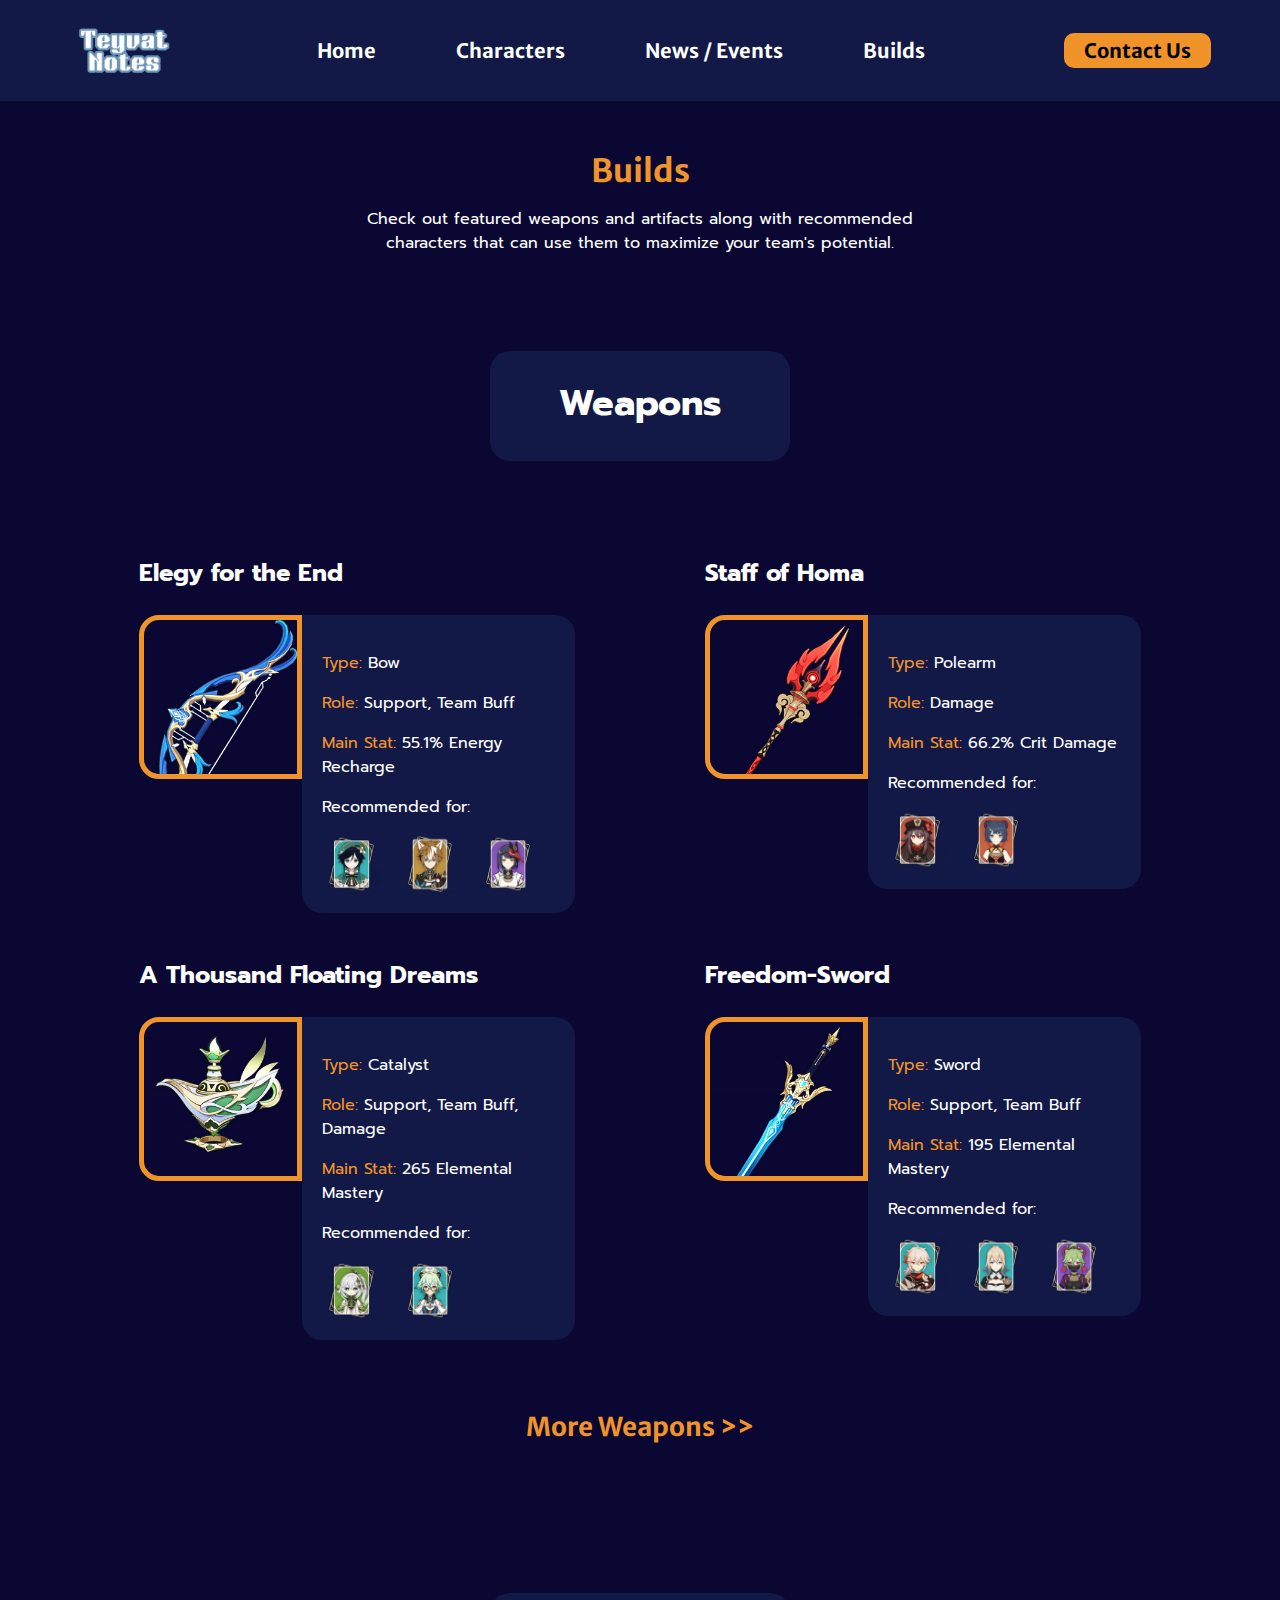
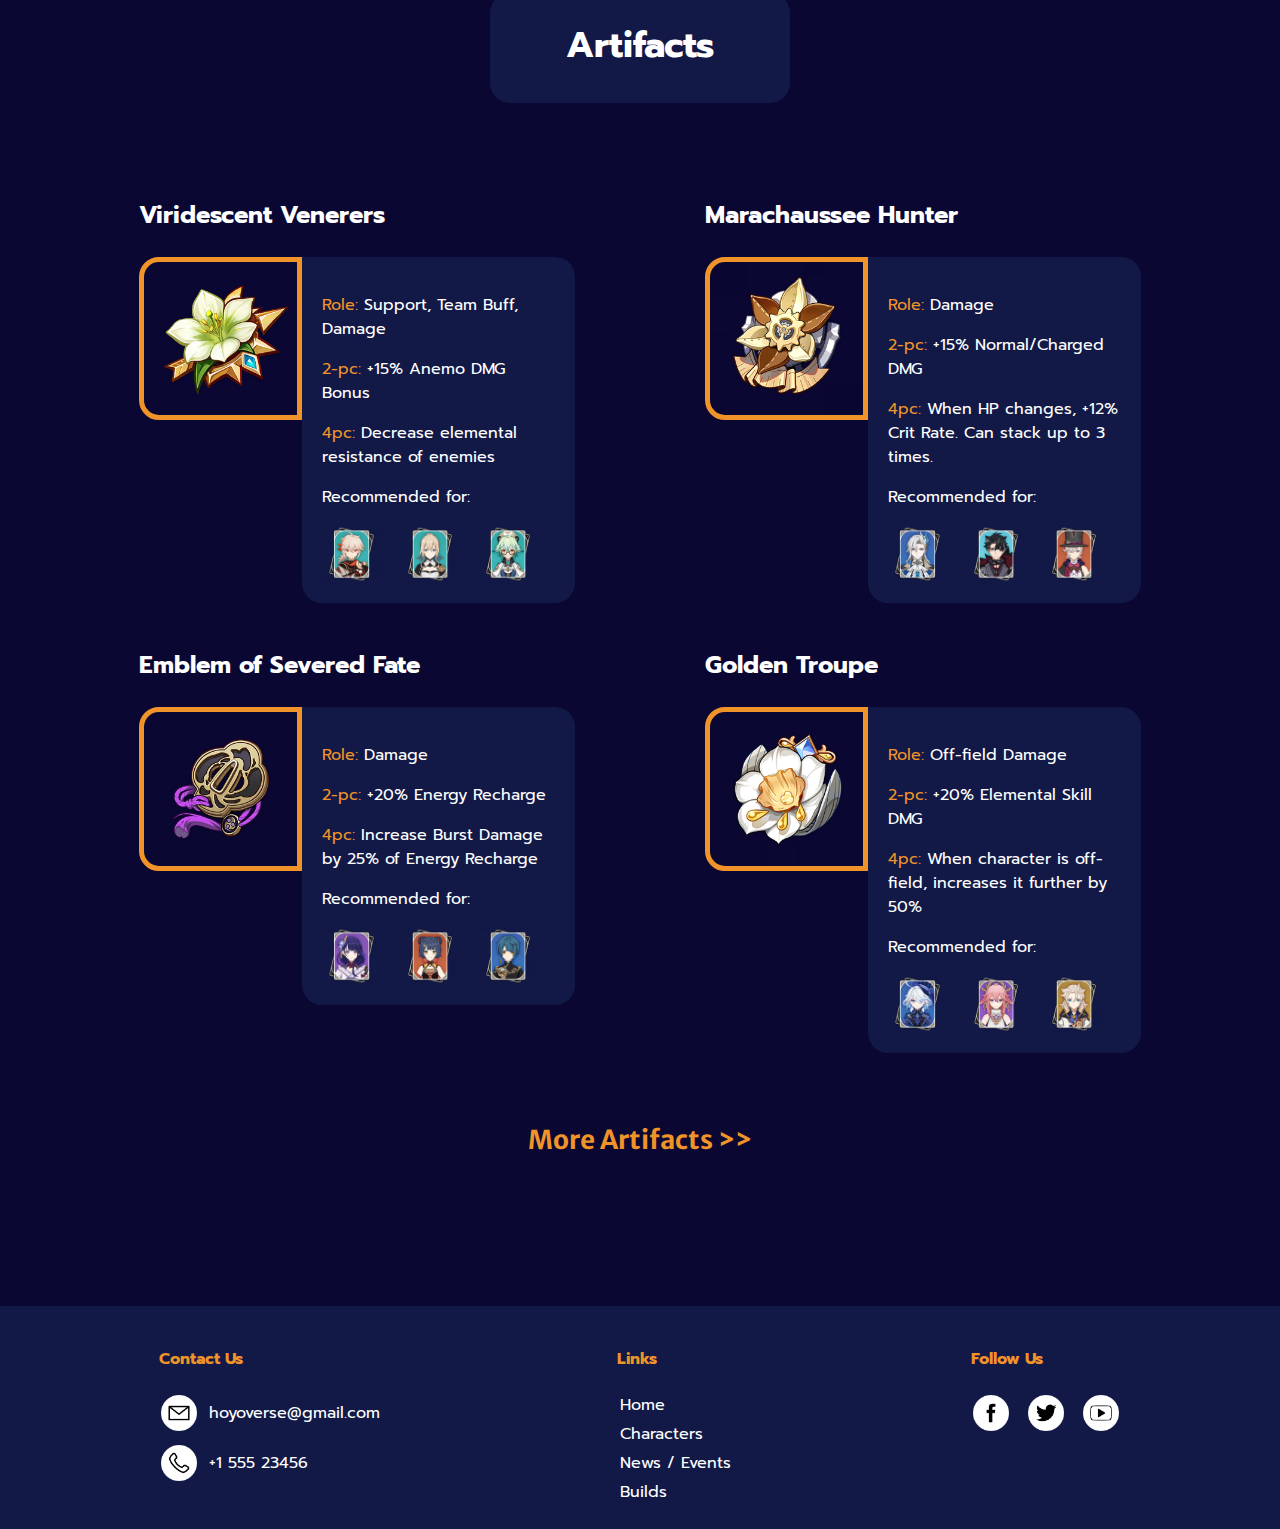
<file: builds.html>
<!DOCTYPE html>
<html lang="en">
<head>
    <title>Builds | Teyvat Notes</title>
    <meta charset="UTF-8">
    <meta name="viewport" content="width=device-width, initial-scale=1.0">
    <link rel="stylesheet" href="css/styles.css" type="text/css">
    <link href="https://fonts.googleapis.com/css2?family=Merriweather+Sans:wght@400;700&family=Prompt:wght@400;700&display=swap" rel="stylesheet">
    <link rel="shortcut icon" href="images/favicon-ico.ico" />
    <link rel="icon" type="image/png" sizes="32x32" href="images/favicon-32.png" />
    <link rel="apple-touch-icon" sizes="180x180" href="images/apple-touch-icon.png" />
    <link rel="icon" sizes="192x192" href="images/android-chrome-192.png" />
</head>

<body>
    <div id="container">
        
        <header id = "header">
            <!-- Mobile Nav -->
                <nav class="mobile-nav">
                    <div id="menu-links">
                        <a href="index.html">Home</a>
                        <a href="characters.html">Characters</a>
                        <a href="news.html">News</a>
                        <a href="builds.html">Builds</a>
                        <a href="#footer">Contact Us</a>
                    </div>
                    <a class = "menu-icon" onclick = "hamburger()">
                        <div>&#9776;</div>
                    </a>
                </nav>
    
            <!-- Tablet, Desktop Nav -->
                <nav id = "tablet-desktop">
                    <div class="logo-container">
                        <a href="index.html">
                            <img src="images/teyvat_logo.png" 
                            width="100"
                            alt="Teyvat Notes Logo"
                            id="header-img">
                        </a>
                    </div>
                    
                    <ul class="nav-links">
                        <li><a href="index.html">Home</a></li>
                        <li><a href="characters.html">Characters</a></li>
                        <li><a href="news.html">News / Events</a></li>
                        <li><a href="builds.html">Builds</a></li>
                    </ul>
    
                    <div id="contact-button">
                        <a href="#footer">Contact Us</a>
                    </div>
                </nav>
            </header>

        <main id="content">
            <div class="headers">
                <h1>Builds</h1>
                <p>Check out  featured weapons and artifacts along with recommended characters that can use them to maximize your team's potential.</p>
            </div>

            <h3 class="weapon-header">Weapons</h3>

            <div class="builds-container">
                <!-- Weapon One -->
                <div class="build-cards">
                    <h3 class="item-name">Elegy for the End</h3>
                    <div class="item-box">
                        <div class="item-image-box">
                            <img src="images/Weapon_Elegy_for_the_End.png" 
                            alt="weapon image" 
                            id="item-image">
                        </div>
                        <div class="item-description">
                            <p><span class="type">Type:</span> Bow</p>
                            <p><span class="type">Role:</span> Support, Team Buff</p>
                            <p><span class="type">Main Stat:</span> 55.1% Energy Recharge</p>

                            <p>Recommended for: </p>
                            <div class="recommended-users">
                                <img src="images/Venti_Item.png" alt="char" id="character-item">
                                <img src="images/Gorou_Item.png" alt="char" id="character-item">
                                <img src="images/Kujou_Sara_Item.png" alt="char" id="character-item">
                            </div>
                        </div>
                    </div>
                </div>

                <!-- Weapon Two -->
                <div class="build-cards">
                    <h3 class="item-name">Staff of Homa</h3>
                    <div class="item-box">
                        <div class="item-image-box">
                            <img src="images/Weapon_Staff_of_Homa_2nd.png" 
                            alt="weapon image" 
                            id="item-image">
                        </div>
                        <div class="item-description">
                            <p><span class="type">Type:</span> Polearm</p>
                            <p><span class="type">Role:</span> Damage</p>
                            <p><span class="type">Main Stat:</span> 66.2% Crit Damage</p>

                            <p>Recommended for: </p>
                            <div class="recommended-users">
                                <img src="images/Hu_Tao_Item.png" alt="char" id="character-item">
                                <img src="images/Xiangling_Item.png" alt="char" id="character-item">
                            </div>
                        </div>
                    </div>
                </div>

                <!-- Weapon Three -->
                <div class="build-cards">
                    <h3 class="item-name">A Thousand Floating Dreams</h3>
                    <div class="item-box">
                        <div class="item-image-box">
                            <img src="images/Weapon_A_Thousand_Floating_Dreams.png" 
                            alt="weapon image" 
                            id="item-image">
                        </div>
                        <div class="item-description">
                            <p><span class="type">Type:</span> Catalyst</p>
                            <p><span class="type">Role:</span> Support, Team Buff, Damage</p>
                            <p><span class="type">Main Stat:</span> 265 Elemental Mastery</p>

                            <p>Recommended for: </p>
                            <div class="recommended-users">
                                <img src="images/Nahida_Item.png" alt="char" id="character-item">
                                <img src="images/Sucrose_Item.png" alt="char" id="character-item">
                            </div>
                        </div>
                    </div>
                </div>

                <!-- Weapon Four -->
                <div class="build-cards">
                    <h3 class="item-name">Freedom-Sword</h3>
                    <div class="item-box">
                        <div class="item-image-box">
                            <img src="images/Weapon_Freedom-Sworn_2nd.png" 
                            alt="weapon image" 
                            id="item-image">
                        </div>
                        <div class="item-description">
                            <p><span class="type">Type:</span> Sword</p>
                            <p><span class="type">Role:</span> Support, Team Buff</p>
                            <p><span class="type">Main Stat:</span> 195 Elemental Mastery</p>

                            <p>Recommended for: </p>
                            <div class="recommended-users">
                                <img src="images/Kaedehara_Kazuha_Item.png" alt="char" id="character-item">
                                <img src="images/Jean_Item.png" alt="char" id="character-item">
                                <img src="images/Kuki_Shinobu_Item.png" alt="char" id="character-item">
                            </div>
                        </div>
                    </div>
                </div>
            </div>

            <div class="more"><a href="#">More Weapons >></a></div>

            <h3 class="weapon-header">Artifacts</h3>

            <div class="builds-container">
                <!-- Artifact One -->
                <div class="build-cards">
                    <h3 class="item-name">Viridescent Venerers</h3>
                    <div class="item-box">
                        <div class="item-image-box">
                            <img src="images/Item_In_Remembrance_of_Viridescent_Fields.png" 
                            alt="weapon image" 
                            id="item-image">
                        </div>
                        <div class="item-description">
                            <p><span class="type">Role:</span> Support, Team Buff, Damage</p>
                            <p><span class="type">2-pc:</span> +15% Anemo DMG Bonus</p>
                            <p><span class="type">4pc:</span> Decrease elemental resistance of enemies</p>

                            <p>Recommended for: </p>
                            <div class="recommended-users">
                                <img src="images/Kaedehara_Kazuha_Item.png" alt="char" id="character-item">
                                <img src="images/Jean_Item.png" alt="char" id="character-item">
                                <img src="images/Sucrose_Item.png" alt="char" id="character-item">
                            </div>
                        </div>
                    </div>
                </div>

                <!-- Artifact Two -->
                <div class="build-cards">
                    <h3 class="item-name">Marachaussee Hunter</h3>
                    <div class="item-box">
                        <div class="item-image-box">
                            <img src="images/Item_Hunter_s_Brooch.png" 
                            alt="weapon image" 
                            id="item-image">
                        </div>
                        <div class="item-description">
                            <p><span class="type">Role:</span> Damage</p>
                            <p><span class="type">2-pc:</span> +15% Normal/Charged DMG</p>
                            <p><span class="type">4pc:</span> When HP changes, +12% Crit Rate. Can stack up to 3 times.</p>

                            <p>Recommended for: </p>
                            <div class="recommended-users">
                                <img src="images/Neuvillette_Item.png" alt="char" id="character-item">
                                <img src="images/Wriothesley_Item.png" alt="char" id="character-item">
                                <img src="images/Lyney_Item.png" alt="char" id="character-item">
                            </div>
                        </div>
                    </div>
                </div>

                <!-- Artifact Three -->
                <div class="build-cards">
                    <h3 class="item-name">Emblem of Severed Fate</h3>
                    <div class="item-box">
                        <div class="item-image-box">
                            <img src="images/Item_Magnificent_Tsuba.png" 
                            alt="weapon image" 
                            id="item-image">
                        </div>
                        <div class="item-description">
                            <p><span class="type">Role:</span> Damage</p>
                            <p><span class="type">2-pc:</span> +20% Energy Recharge</p>
                            <p><span class="type">4pc:</span> Increase Burst Damage by 25% of Energy Recharge</p>

                            <p>Recommended for: </p>
                            <div class="recommended-users">
                                <img src="images/Raiden_Shogun_Item.png" alt="char" id="character-item">
                                <img src="images/Xiangling_Item.png" alt="char" id="character-item">
                                <img src="images/Xingqiu_Item.png" alt="char" id="character-item">
                            </div>
                        </div>
                    </div>
                </div>

                <!-- Artifact Four -->
                <div class="build-cards">
                    <h3 class="item-name">Golden Troupe</h3>
                    <div class="item-box">
                        <div class="item-image-box">
                            <img src="images/Item_Golden_Song_s_Variation.png" 
                            alt="weapon image" 
                            id="item-image">
                        </div>
                        <div class="item-description">
                            <p><span class="type">Role:</span> Off-field Damage</p>
                            <p><span class="type">2-pc:</span> +20% Elemental Skill DMG</p>
                            <p><span class="type">4pc:</span> When character is off-field, increases it further by 50%</p>

                            <p>Recommended for: </p>
                            <div class="recommended-users">
                                <img src="images/Furina_Item.png" alt="char" id="character-item">
                                <img src="images/Yae_Miko_Item.png" alt="char" id="character-item">
                                <img src="images/Albedo_Item.png" alt="char" id="character-item">
                            </div>
                        </div>
                    </div>
                </div>
            </div>

            <div class="more"><a href="#">More Artifacts >></a></div>

        </main>

        <footer id="footer">
            <div class="footer-container">
                <section class="footer-section">
                    <h4>Contact Us</h4>
                    <div class="contact-item">
                            <img src="images/icon_email.png" alt="email icon"> 
                            <span>hoyoverse@gmail.com</span>
                    </div>
                    <div class="contact-item">
                        <img src="images/icon_phone.png" alt="Phone Icon"> 
                        <span>+1 555 23456</span>
                    </div>
                </section>

                <section class="footer-section">
                    <h4>Links</h4>
                        <ul class="footer-links">
                            <li><a href="index.html">Home</a></li>
                            <li><a href="characters.html">Characters</a></li>
                            <li><a href="news.html">News / Events</a></li>
                            <li><a href="builds.html">Builds</a></li>
                        </ul>
                </section>

                <section class="footer-section">
                    <h4>Follow Us</h4>
                    <div class="socials">
                        <a href="https://www.facebook.com/Genshinimpact" target="_blank"><img src="images/icon_facebook.png"></a>
                        <a href="https://x.com/GenshinImpact" target="_blank"><img src="images/icon_twitter.png"></a>
                        <a href="https://www.youtube.com/@GenshinImpact" target="_blank"><img src="images/icon_youtube.png"></a>
                    </div>
                </section>
            </div>
        </footer>
    </div>
    <script src="scripts/script.js"></script>
</body>

</html>
</file>
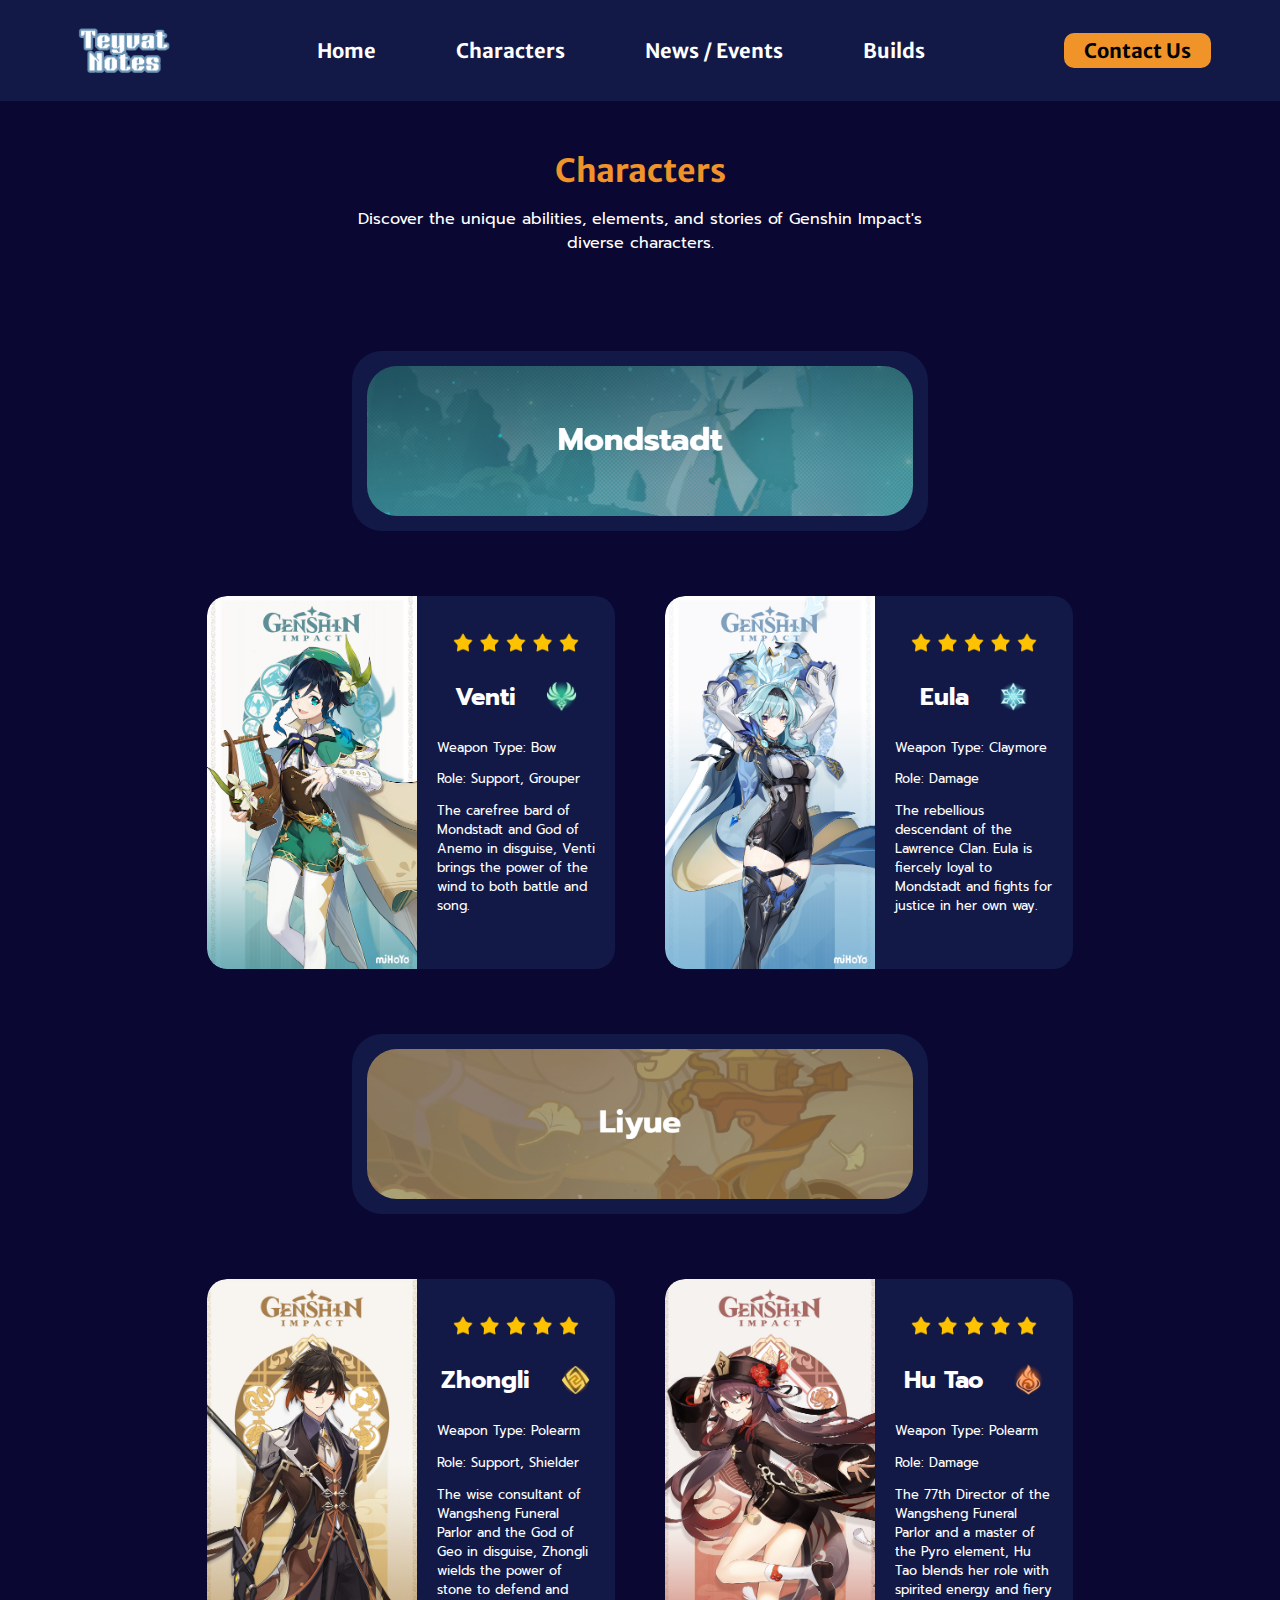
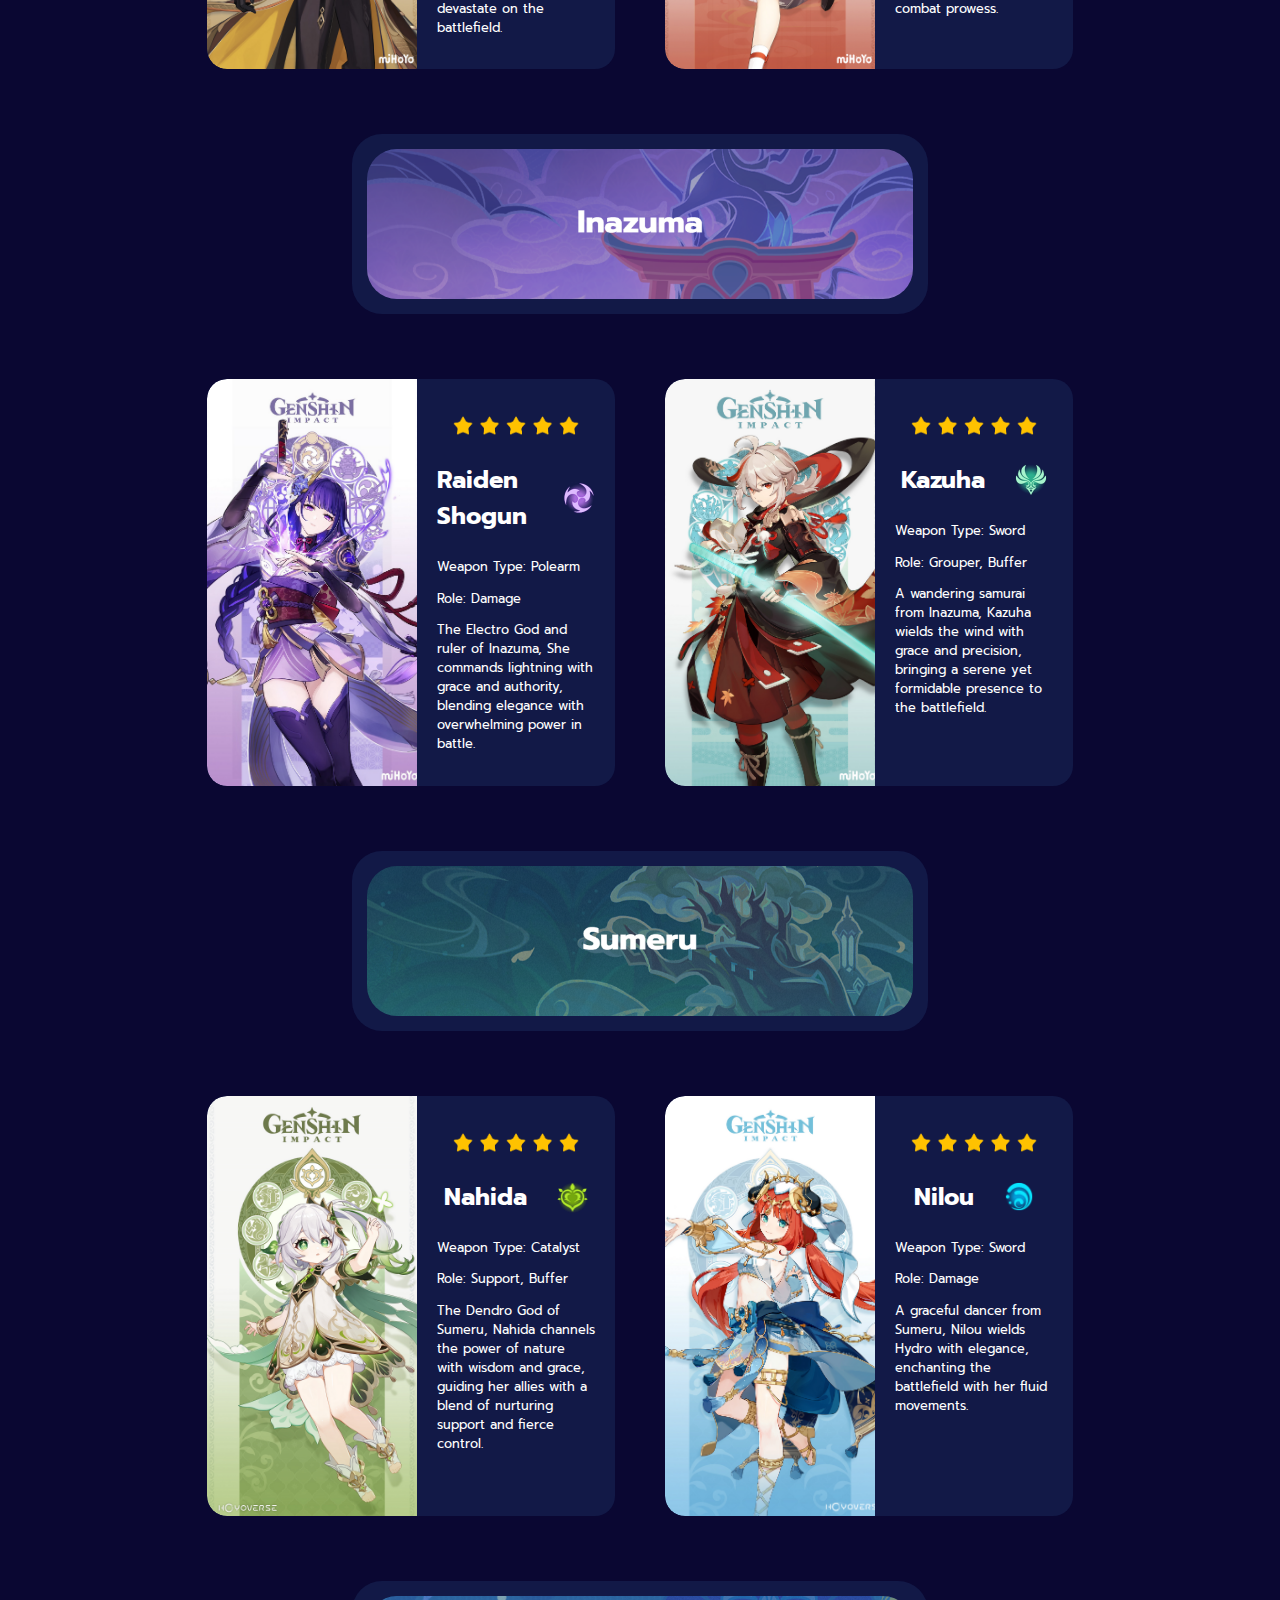
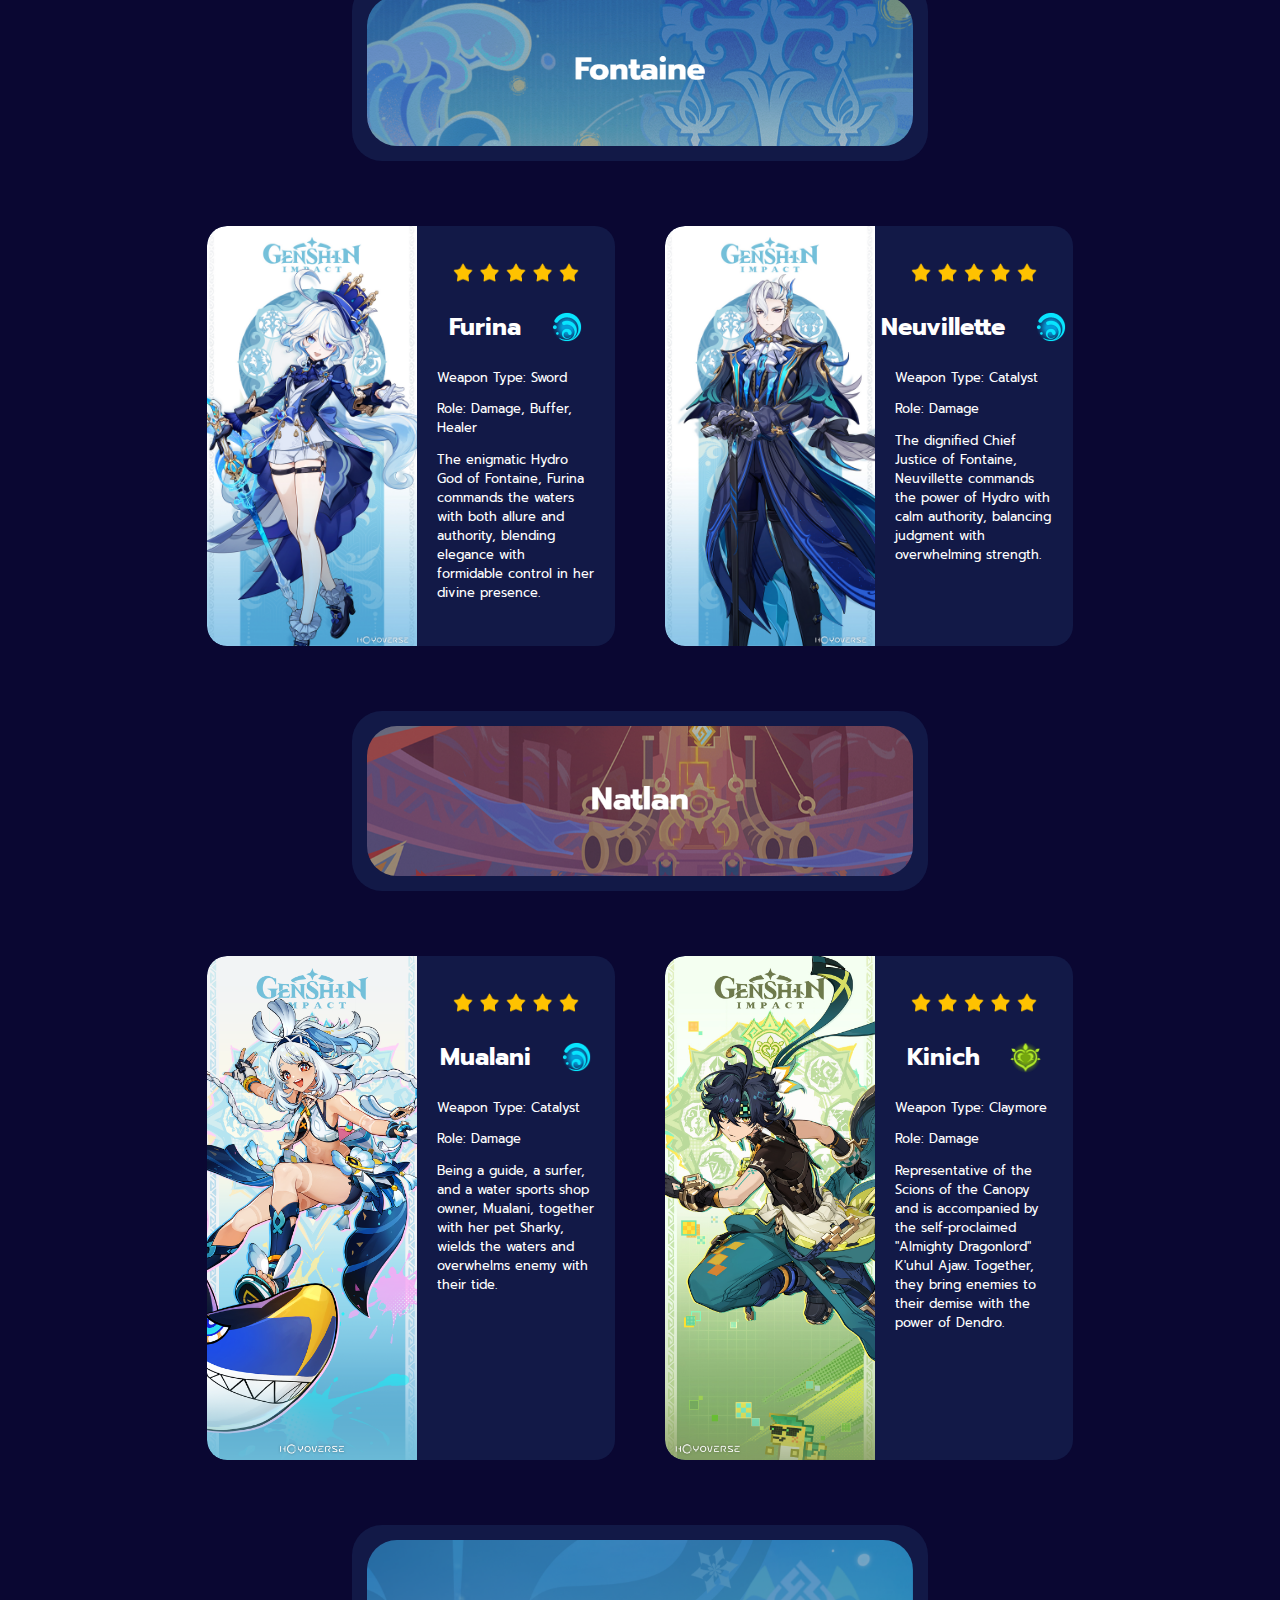
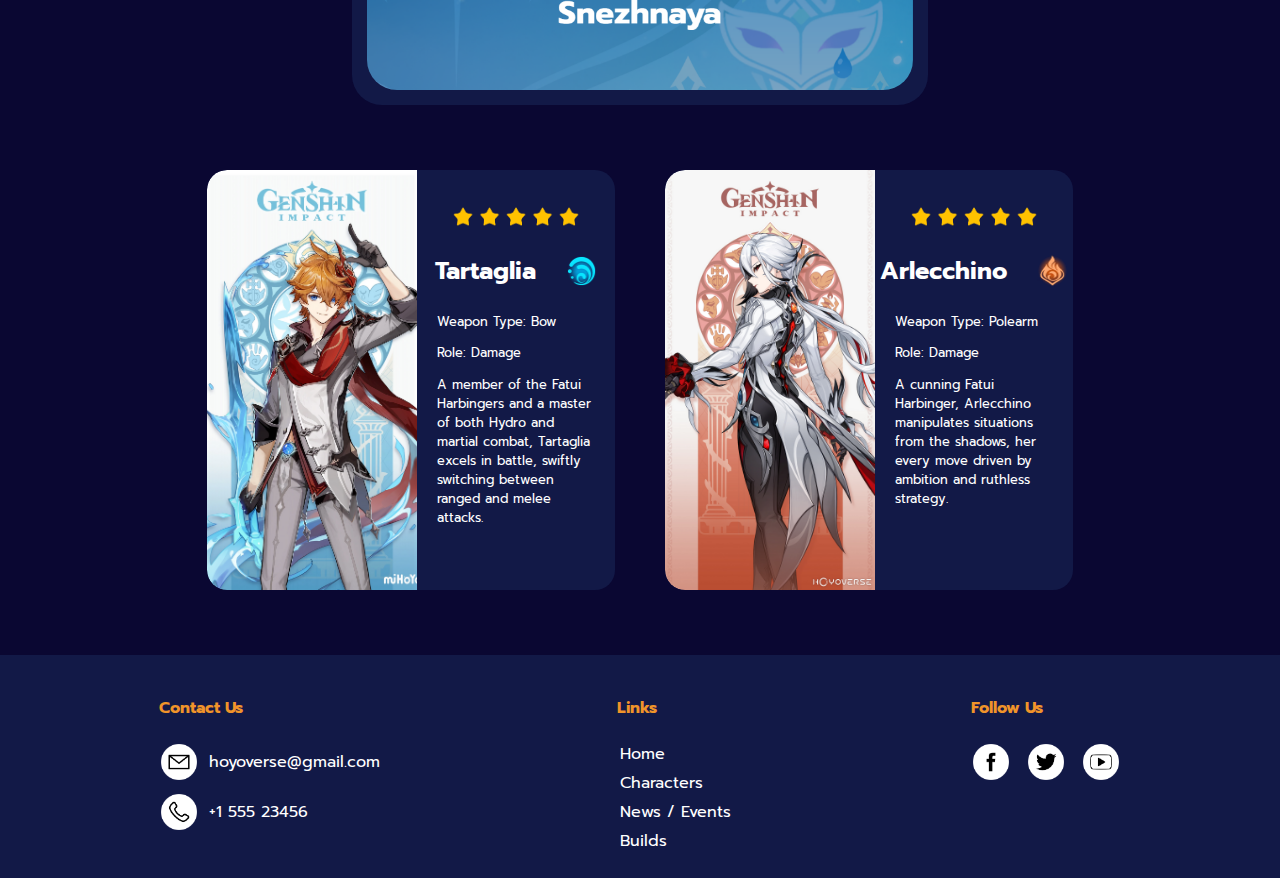
<file: characters.html>
<!DOCTYPE html>
<html lang="en">
<head>
    <title>Characters | Teyvat Notes</title>
    <meta charset="UTF-8">
    <meta name="viewport" content="width=device-width, initial-scale=1.0">
    <link rel="stylesheet" href="css/styles.css" type="text/css">
    <link href="https://fonts.googleapis.com/css2?family=Merriweather+Sans:wght@400;700&family=Prompt:wght@400;700&display=swap" rel="stylesheet">
    <link rel="shortcut icon" href="images/favicon-ico.ico" />
    <link rel="icon" type="image/png" sizes="32x32" href="images/favicon-32.png" />
    <link rel="apple-touch-icon" sizes="180x180" href="images/apple-touch-icon.png" />
    <link rel="icon" sizes="192x192" href="images/android-chrome-192.png" />
</head>

<body>
    <div id="container">

        <header id = "header">
            <!-- Mobile Nav -->
                <nav class="mobile-nav">
                    <div id="menu-links">
                        <a href="index.html">Home</a>
                        <a href="characters.html">Characters</a>
                        <a href="news.html">News</a>
                        <a href="builds.html">Builds</a>
                        <a href="#footer">Contact Us</a>
                    </div>
                    <a class = "menu-icon" onclick = "hamburger()">
                        <div>&#9776;</div>
                    </a>
                </nav>
    
            <!-- Tablet, Desktop Nav -->
                <nav id = "tablet-desktop">
                    <div class="logo-container">
                        <a href="index.html">
                            <img src="images/teyvat_logo.png" 
                            width="100"
                            alt="Teyvat Notes Logo"
                            id="header-img">
                        </a>
                    </div>
                    
                    <ul class="nav-links">
                        <li><a href="index.html">Home</a></li>
                        <li><a href="characters.html">Characters</a></li>
                        <li><a href="news.html">News / Events</a></li>
                        <li><a href="builds.html">Builds</a></li>
                    </ul>
    
                    <div id="contact-button">
                        <a href="#footer">Contact Us</a>
                    </div>
                </nav>
            </header>

        <main id="content">
            <div class="headers">
                <h1>Characters</h1>
                <p>Discover the unique abilities, elements, and stories of Genshin Impact's diverse characters.</p>
            </div>

            <!-- Nation One -->
            <div class="nation-container">
                <div class="nation-card">
                    <img src="images/Nationcard_Mondstadt.png"
                    alt="Nation Namecard"
                    id="nation-image">
                </div>
            </div>

            <div class="character-container">
                <div class="character-cards">
                    <!-- Character One -->
                    <div class="card">
                        <div class="character-image">
                            <img src="images/Venti_Card_Low.jpg"
                            alt="Character Card"
                            id="character-image">
                        </div>
                        <div class="inner-card">
                            <img src="images/5_Star.png"
                            alt="5 star picture"
                            id="star-image">

                            <div class="name-element">
                                <span>Venti</span>
                                <img src="images/Element_Anemo.png" alt="element picture"
                                id="element-image"> 
                            </div>
                            
                            <div class="content">
                                <p>Weapon Type: Bow</p>
                                <p>Role: Support, Grouper</p>
                                
                                <p>The carefree bard of Mondstadt and God of Anemo in disguise, Venti brings the power of the wind to both battle and song.</p>
                            </div >
                        </div>
                    </div>
                    
                    <!-- Character Two -->
                    <div class="card">
                        <div class="character-image">
                            <img src="images/Eula_Card.png"
                            alt="Character Card"
                            id="character-image">
                        </div>
                        <div class="inner-card">
                            <img src="images/5_Star.png"
                            alt="5 star picture"
                            id="star-image">

                            <div class="name-element">
                                <span>Eula</span>
                                <img src="images/Element_Cryo.png" alt="element picture"
                                id="element-image"> 
                            </div>
                            
                            <div class="content">
                                <p>Weapon Type: Claymore</p>
                                <p>Role: Damage</p>
                                
                                <p>The rebellious descendant of the Lawrence Clan. Eula is fiercely loyal to Mondstadt and fights for justice in her own way.</p>
                            </div >
                        </div>
                    </div>
                </div>
            </div>


            <!-- Nation Two -->
            <div class="nation-container">
                <div class="nation-card">
                    <img src="images/Nationcard_Liyue.png"
                    alt="Nation Namecard"
                    id="nation-image">
                </div>
            </div>

            <div class="character-container">
                <div class="character-cards">
                    <!-- Character Three -->
                    <div class="card">
                        <div class="character-image">
                            <img src="images/Zhongli_Card.png"
                            alt="Character Card"
                            id="character-image">
                        </div>
                        <div class="inner-card">
                            <img src="images/5_Star.png"
                            alt="5 star picture"
                            id="star-image">

                            <div class="name-element">
                                <span>Zhongli</span>
                                <img src="images/Element_Geo.png" alt="element picture"
                                id="element-image"> 
                            </div>
                            
                            <div class="content">
                                <p>Weapon Type: Polearm</p>
                                <p>Role: Support, Shielder</p>
                                
                                <p>The wise consultant of Wangsheng Funeral Parlor and the God of Geo in disguise, Zhongli wields the power of stone to defend and devastate on the battlefield.</p>
                            </div >
                        </div>
                    </div>
                    
                    <!-- Character Four -->
                    <div class="card">
                        <div class="character-image">
                            <img src="images/Hu_Tao_Card.png"
                            alt="Character Card"
                            id="character-image">
                        </div>
                        <div class="inner-card">
                            <img src="images/5_Star.png"
                            alt="5 star picture"
                            id="star-image">

                            <div class="name-element">
                                <span>Hu Tao</span>
                                <img src="images/Element_Pyro.png" alt="element picture"
                                id="element-image"> 
                            </div>
                            
                            <div class="content">
                                <p>Weapon Type: Polearm</p>
                                <p>Role: Damage</p>
                                
                                <p>The 77th Director of the Wangsheng Funeral Parlor and a master of the Pyro element, Hu Tao blends her role with spirited energy and fiery combat prowess.</p>
                            </div >
                        </div>
                    </div>
                </div>
            </div>

            <!-- Nation Three -->
            <div class="nation-container">
                <div class="nation-card">
                    <img src="images/Nationcard_Inazuma.png"
                    alt="Nation Namecard"
                    id="nation-image">
                </div>
            </div>

            <div class="character-container">
                <div class="character-cards">
                    <!-- Character Five -->
                    <div class="card">
                        <div class="character-image">
                            <img src="images/Raiden_Shogun_Card.png"
                            alt="Character Card"
                            id="character-image">
                        </div>
                        <div class="inner-card">
                            <img src="images/5_Star.png"
                            alt="5 star picture"
                            id="star-image">

                            <div class="name-element">
                                <span>Raiden Shogun</span>
                                <img src="images/Element_Electro.png" alt="element picture"
                                id="element-image"> 
                            </div>
                            
                            <div class="content">
                                <p>Weapon Type: Polearm</p>
                                <p>Role: Damage</p>
                                
                                <p>The Electro God and ruler of Inazuma, She commands lightning with grace and authority, blending elegance with overwhelming power in battle.</p>
                            </div >
                        </div>
                    </div>
                    
                    <!-- Character Six -->
                    <div class="card">
                        <div class="character-image">
                            <img src="images/Kaedehara_Kazuha_Card.png"
                            alt="Character Card"
                            id="character-image">
                        </div>
                        <div class="inner-card">
                            <img src="images/5_Star.png"
                            alt="5 star picture"
                            id="star-image">

                            <div class="name-element">
                                <span>Kazuha</span>
                                <img src="images/Element_Anemo.png" alt="element picture"
                                id="element-image"> 
                            </div>
                            
                            <div class="content">
                                <p>Weapon Type: Sword</p>
                                <p>Role: Grouper, Buffer</p>
                                
                                <p>A wandering samurai from Inazuma, Kazuha wields the wind with grace and precision, bringing a serene yet formidable presence to the battlefield.</p>
                            </div >
                        </div>
                    </div>
                </div>
            </div>

            <!-- Nation Four -->
            <div class="nation-container">
                <div class="nation-card">
                    <img src="images/Nationcard_Sumeru.png"
                    alt="Nation Namecard"
                    id="nation-image">
                </div>
            </div>

            <div class="character-container">
                <div class="character-cards">
                    <!-- Character Seven -->
                    <div class="card">
                        <div class="character-image">
                            <img src="images/Nahida_Card.png"
                            alt="Character Card"
                            id="character-image">
                        </div>
                        <div class="inner-card">
                            <img src="images/5_Star.png"
                            alt="5 star picture"
                            id="star-image">

                            <div class="name-element">
                                <span>Nahida</span>
                                <img src="images/Element_Dendro.png" alt="element picture"
                                id="element-image"> 
                            </div>
                            
                            <div class="content">
                                <p>Weapon Type: Catalyst</p>
                                <p>Role: Support, Buffer</p>
                                
                                <p>The Dendro God of Sumeru, Nahida channels the power of nature with wisdom and grace, guiding her allies with a blend of nurturing support and fierce control.</p>
                            </div >
                        </div>
                    </div>
                    
                    <!-- Character Eight -->
                    <div class="card">
                        <div class="character-image">
                            <img src="images/Nilou_Card.png"
                            alt="Character Card"
                            id="character-image">
                        </div>
                        <div class="inner-card">
                            <img src="images/5_Star.png"
                            alt="5 star picture"
                            id="star-image">

                            <div class="name-element">
                                <span>Nilou</span>
                                <img src="images/Element_Hydro.png" alt="element picture"
                                id="element-image"> 
                            </div>
                            
                            <div class="content">
                                <p>Weapon Type: Sword</p>
                                <p>Role: Damage</p>
                                
                                <p>A graceful dancer from Sumeru, Nilou wields Hydro with elegance, enchanting the battlefield with her fluid movements.</p>
                            </div >
                        </div>
                    </div>
                </div>
            </div>

            <!-- Nation Five -->
            <div class="nation-container">
                <div class="nation-card">
                    <img src="images/Nationcard_Fontaine.png"
                    alt="Nation Namecard"
                    id="nation-image">
                </div>
            </div>

            <div class="character-container">
                <div class="character-cards">
                    <!-- Character Nine -->
                    <div class="card">
                        <div class="character-image">
                            <img src="images/Furina_Card.png"
                            alt="Character Card"
                            id="character-image">
                        </div>
                        <div class="inner-card">
                            <img src="images/5_Star.png"
                            alt="5 star picture"
                            id="star-image">

                            <div class="name-element">
                                <span>Furina</span>
                                <img src="images/Element_Hydro.png" alt="element picture"
                                id="element-image"> 
                            </div>
                            
                            <div class="content">
                                <p>Weapon Type: Sword</p>
                                <p>Role: Damage, Buffer, Healer</p>
                                
                                <p>The enigmatic Hydro God of Fontaine, Furina commands the waters with both allure and authority, blending elegance with formidable control in her divine presence.</p>
                            </div >
                        </div>
                    </div>
                    
                    <!-- Character Ten -->
                    <div class="card">
                        <div class="character-image">
                            <img src="images/Neuvillette_Card.png"
                            alt="Character Card"
                            id="character-image">
                        </div>
                        <div class="inner-card">
                            <img src="images/5_Star.png"
                            alt="5 star picture"
                            id="star-image">

                            <div class="name-element">
                                <span>Neuvillette</span>
                                <img src="images/Element_Hydro.png" alt="element picture"
                                id="element-image"> 
                            </div>
                            
                            <div class="content">
                                <p>Weapon Type: Catalyst</p>
                                <p>Role: Damage</p>
                                
                                <p>The dignified Chief Justice of Fontaine, Neuvillette commands the power of Hydro with calm authority, balancing judgment with overwhelming strength.</p>
                            </div >
                        </div>
                    </div>
                </div>
            </div>

            <!-- Nation Six -->
            <div class="nation-container">
                <div class="nation-card">
                    <img src="images/Nationcard_Natlan.png"
                    alt="Nation Namecard"
                    id="nation-image">
                </div>
            </div>

            <div class="character-container">
                <div class="character-cards">
                    <!-- Character Eleven -->
                    <div class="card">
                        <div class="character-image">
                            <img src="images/Mualani_Card.png"
                            alt="Character Card"
                            id="character-image">
                        </div>
                        <div class="inner-card">
                            <img src="images/5_Star.png"
                            alt="5 star picture"
                            id="star-image">

                            <div class="name-element">
                                <span>Mualani</span>
                                <img src="images/Element_Hydro.png" alt="element picture"
                                id="element-image"> 
                            </div>
                            
                            <div class="content">
                                <p>Weapon Type: Catalyst</p>
                                <p>Role: Damage</p>
                                
                                <p>Being a guide, a surfer, and a water sports shop owner, Mualani, together with her pet Sharky, wields the waters and overwhelms enemy with their tide.</p>
                            </div>
                        </div>
                    </div>
                    
                    <!-- Character TWelve -->
                    <div class="card">
                        <div class="character-image">
                            <img src="images/Kinich_Card.png"
                            alt="Character Card"
                            id="character-image">
                        </div>
                        <div class="inner-card">
                            <img src="images/5_Star.png"
                            alt="5 star picture"
                            id="star-image">

                            <div class="name-element">
                                <span>Kinich</span>
                                <img src="images/Element_Dendro.png" alt="element picture"
                                id="element-image"> 
                            </div>
                            
                            <div class="content">
                                <p>Weapon Type: Claymore</p>
                                <p>Role: Damage</p>
                                
                                <p>Representative of the Scions of the Canopy and is accompanied by the self-proclaimed "Almighty Dragonlord" K'uhul Ajaw. Together, they bring enemies to their demise with the power of Dendro.</p>
                            </div>
                        </div>
                    </div>
                </div>
            </div>

            <!-- Nation Seven -->
            <div class="nation-container">
                <div class="nation-card">
                    <img src="images/Nationcard_Snezhnaya.png"
                    alt="Nation Namecard"
                    id="nation-image">
                </div>
            </div>

            <div class="character-container">
                <div class="character-cards">
                    <!-- Character Thirteen -->
                    <div class="card">
                        <div class="character-image">
                            <img src="images/Tartaglia_Card.png"
                            alt="Character Card"
                            id="character-image">
                        </div>
                        <div class="inner-card">
                            <img src="images/5_Star.png"
                            alt="5 star picture"
                            id="star-image">

                            <div class="name-element">
                                <span>Tartaglia</span>
                                <img src="images/Element_Hydro.png" alt="element picture"
                                id="element-image"> 
                            </div>
                            
                            <div class="content">
                                <p>Weapon Type: Bow</p>
                                <p>Role: Damage</p>
                                
                                <p>A member of the Fatui Harbingers and a master of both Hydro and martial combat, Tartaglia excels in battle, swiftly switching between ranged and melee attacks.</p>
                            </div>
                        </div>
                    </div>
                    
                    <!-- Character Fourteen -->
                    <div class="card">
                        <div class="character-image">
                            <img src="images/Arlecchino_Card.png"
                            alt="Character Card"
                            id="character-image">
                        </div>
                        <div class="inner-card">
                            <img src="images/5_Star.png"
                            alt="5 star picture"
                            id="star-image">

                            <div class="name-element">
                                <span>Arlecchino</span>
                                <img src="images/Element_Pyro.png" alt="element picture"
                                id="element-image"> 
                            </div>
                            
                            <div class="content">
                                <p>Weapon Type: Polearm</p>
                                <p>Role: Damage</p>
                                
                                <p>A cunning Fatui Harbinger, Arlecchino manipulates situations from the shadows, her every move driven by ambition and ruthless strategy.</p>
                            </div>
                        </div>
                    </div>
                </div>
            </div>
            
        </main>

        <footer id="footer">
            <div class="footer-container">
                <section class="footer-section">
                    <h4>Contact Us</h4>
                    <div class="contact-item">
                            <img src="images/icon_email.png" alt="email icon"> 
                            <span>hoyoverse@gmail.com</span>
                    </div>
                    <div class="contact-item">
                        <img src="images/icon_phone.png" alt="Phone Icon"> 
                        <span>+1 555 23456</span>
                    </div>
                </section>

                <section class="footer-section">
                    <h4>Links</h4>
                        <ul class="footer-links">
                            <li><a href="index.html">Home</a></li>
                            <li><a href="characters.html">Characters</a></li>
                            <li><a href="news.html">News / Events</a></li>
                            <li><a href="builds.html">Builds</a></li>
                        </ul>
                </section>

                <section class="footer-section">
                    <h4>Follow Us</h4>
                    <div class="socials">
                        <a href="https://www.facebook.com/Genshinimpact" target="_blank"><img src="images/icon_facebook.png"></a>
                        <a href="https://x.com/GenshinImpact" target="_blank"><img src="images/icon_twitter.png"></a>
                        <a href="https://www.youtube.com/@GenshinImpact" target="_blank"><img src="images/icon_youtube.png"></a>
                    </div>
                </section>
            </div>
        </footer>
    </div>
    <script src="scripts/script.js"></script>
</body>

</html>
</file>
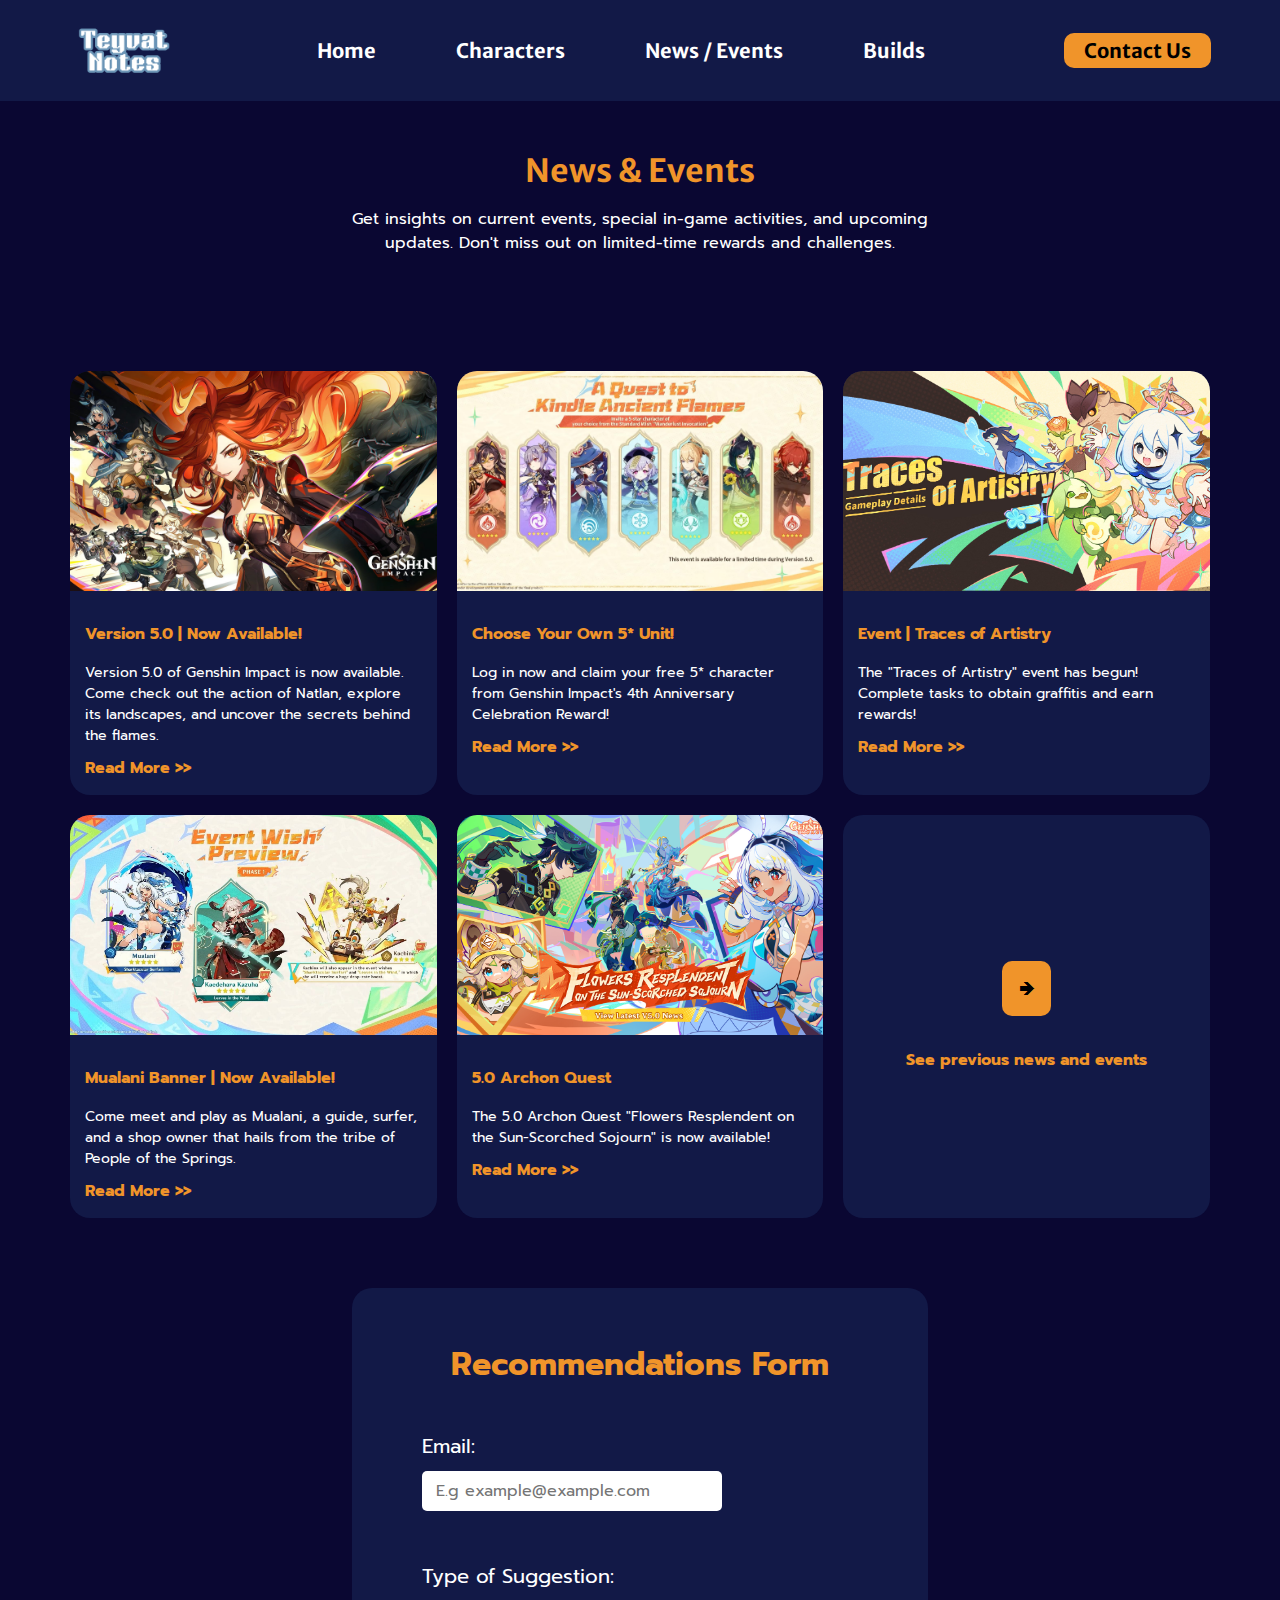
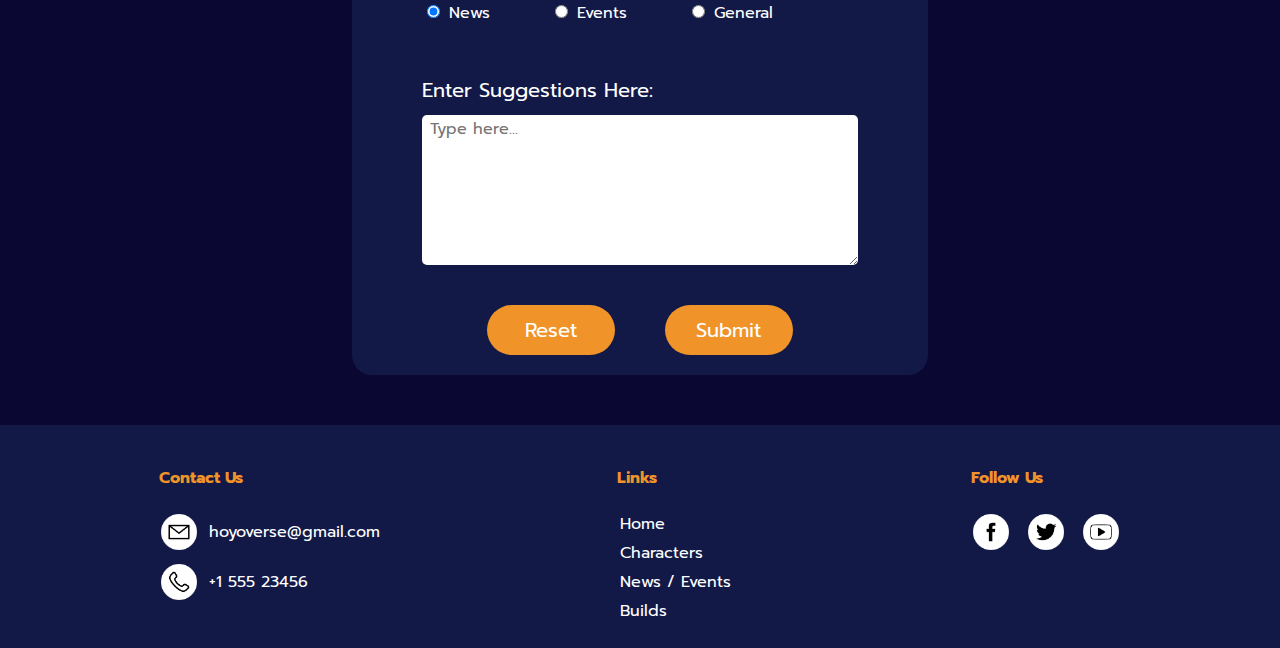
<file: news.html>
<!DOCTYPE html>
<html lang="en">
<head>
    <title>News & Events | Teyvat Notes</title>
    <meta charset="UTF-8">
    <meta name="viewport" content="width=device-width, initial-scale=1.0">
    <link rel="stylesheet" href="css/styles.css" type="text/css">
    <link href="https://fonts.googleapis.com/css2?family=Merriweather+Sans:wght@400;700&family=Prompt:wght@400;700&display=swap" rel="stylesheet">
    <link rel="shortcut icon" href="images/favicon-ico.ico" />
    <link rel="icon" type="image/png" sizes="32x32" href="images/favicon-32.png" />
    <link rel="apple-touch-icon" sizes="180x180" href="images/apple-touch-icon.png" />
    <link rel="icon" sizes="192x192" href="images/android-chrome-192.png" />
</head>

<body>
    <div id="container">
        
        <header id = "header">
            <!-- Mobile Nav -->
                <nav class="mobile-nav">
                    <div id="menu-links">
                        <a href="index.html">Home</a>
                        <a href="characters.html">Characters</a>
                        <a href="news.html">News</a>
                        <a href="builds.html">Builds</a>
                        <a href="#footer">Contact Us</a>
                    </div>
                    <a class = "menu-icon" onclick = "hamburger()">
                        <div>&#9776;</div>
                    </a>
                </nav>
    
            <!-- Tablet, Desktop Nav -->
                <nav id = "tablet-desktop">
                    <div class="logo-container">
                        <a href="index.html">
                            <img src="images/teyvat_logo.png" 
                            width="100"
                            alt="Teyvat Notes Logo"
                            id="header-img">
                        </a>
                    </div>
                    
                    <ul class="nav-links">
                        <li><a href="index.html">Home</a></li>
                        <li><a href="characters.html">Characters</a></li>
                        <li><a href="news.html">News / Events</a></li>
                        <li><a href="builds.html">Builds</a></li>
                    </ul>
    
                    <div id="contact-button">
                        <a href="#footer">Contact Us</a>
                    </div>
                </nav>
            </header>

        <main id="content">
            <div class="headers">
                <h1>News & Events</h1>
                <p> Get insights on current events, special in-game activities, and upcoming updates. Don't miss out on limited-time rewards and challenges.</p>
            </div>

            <div class="event-container">
                <div class="event-box">
                    <div class="event-image">
                        <img src="images/news-1.jpg" alt="Event 1">
                    </div>
                    <div class="event-content">
                        <h3>Version 5.0 | Now Available!</h3>
                        <p>Version 5.0 of Genshin Impact is now available. Come check out the action of Natlan, explore its landscapes, and uncover the secrets behind the flames.</p>
                        <a href="#">Read More >></a>
                    </div>
                </div>
                
                <div class="event-box">
                    <div class="event-image">
                        <img src="images/news-2.jpg" alt="Event 2">
                    </div>
                    <div class="event-content">
                        <h3>Choose Your Own 5* Unit!</h3>
                        <p>Log in now and claim your free 5* character from Genshin Impact's 4th Anniversary Celebration Reward!</p>
                        <a href="#">Read More >></a>
                    </div>
                </div>

                <div class="event-box">
                    <div class="event-image">
                        <img src="images/news-3.jpg" alt="Event 3">
                    </div>
                    <div class="event-content">
                        <h3>Event | Traces of Artistry</h3>
                        <p>The "Traces of Artistry" event has begun! Complete tasks to obtain graffitis and earn rewards!</p>
                        <a href="#">Read More >></a>
                    </div>
                </div>

                <div class="event-box">
                    <div class="event-image">
                        <img src="images/news-4.jpg" alt="Event 4">
                    </div>
                    <div class="event-content">
                        <h3>Mualani Banner | Now Available!</h3>
                        <p>Come meet and play as Mualani, a guide, surfer, and a shop owner that hails from the tribe of People of the Springs.</p>
                        <a href="#">Read More >></a>
                    </div>
                </div>

                <div class="event-box">
                    <div class="event-image">
                        <img src="images/news-5.jpg" alt="Event 5">
                    </div>
                    <div class="event-content">
                        <h3>5.0 Archon Quest</h3>
                        <p>The 5.0 Archon Quest "Flowers Resplendent on the Sun-Scorched Sojourn" is now available! </p>
                        <a href="#">Read More >></a>
                    </div>
                </div>

                <div class="event-box">
                    <div class="previous-events">
                        <p class="arrow-element"><a href="#">&#x1F87A;</a></p>
                        <p class="previous-event-link"><a href="#">See previous news and events</a></p>
                    </div>
                </div>
            </div>

            <div class="form-container">
                <form id="survey-form">
                    <h3>Recommendations Form</h3>
                    <div class="input-element">
                        <label class="question-label"  id="email-label" for="email">Email:</label>
                        <input id="email" type="email" placeholder="  E.g example@example.com" required/>
                    </div>

                    <div class="input-element">
                        <label class="question-label" >Type of Suggestion:</label>

                        <div class="radio-group">
                            <label><input type="radio" name="suggestion-type" value="News" checked/> News</label>
                            <label><input type="radio" name="suggestion-type" value="Events"/> Events</label>
                            <label><input type="radio" name="suggestion-type" value="General"/> General</label>
                        </div>
                    </div>

                    <div class="input-element">
                        <label class="question-label" >Enter Suggestions Here: </label>
                        <textarea type="text" rows="7" col="1" placeholder=" Type here..."></textarea>
                    </div>

                    <div class="button-area">
                        <div class="button">
                            <button type="reset" id="reset">Reset</button>
                            <button type="submit" id="submit">Submit</button>
                        </div>
                    </div>
        
                </form>
            </div>

        </main>

        <footer id="footer">
            <div class="footer-container">
                <section class="footer-section">
                    <h4>Contact Us</h4>
                    <div class="contact-item">
                            <img src="images/icon_email.png" alt="email icon"> 
                            <span>hoyoverse@gmail.com</span>
                    </div>
                    <div class="contact-item">
                        <img src="images/icon_phone.png" alt="Phone Icon"> 
                        <span>+1 555 23456</span>
                    </div>
                </section>

                <section class="footer-section">
                    <h4>Links</h4>
                        <ul class="footer-links">
                            <li><a href="index.html">Home</a></li>
                            <li><a href="characters.html">Characters</a></li>
                            <li><a href="news.html">News / Events</a></li>
                            <li><a href="builds.html">Builds</a></li>
                        </ul>
                </section>

                <section class="footer-section">
                    <h4>Follow Us</h4>
                    <div class="socials">
                        <a href="https://www.facebook.com/Genshinimpact" target="_blank"><img src="images/icon_facebook.png"></a>
                        <a href="https://x.com/GenshinImpact" target="_blank"><img src="images/icon_twitter.png"></a>
                        <a href="https://www.youtube.com/@GenshinImpact" target="_blank"><img src="images/icon_youtube.png"></a>
                    </div>
                </section>
            </div>
        </footer>
    </div>
    <script src="scripts/script.js"></script>
</body>

</html>
</file>
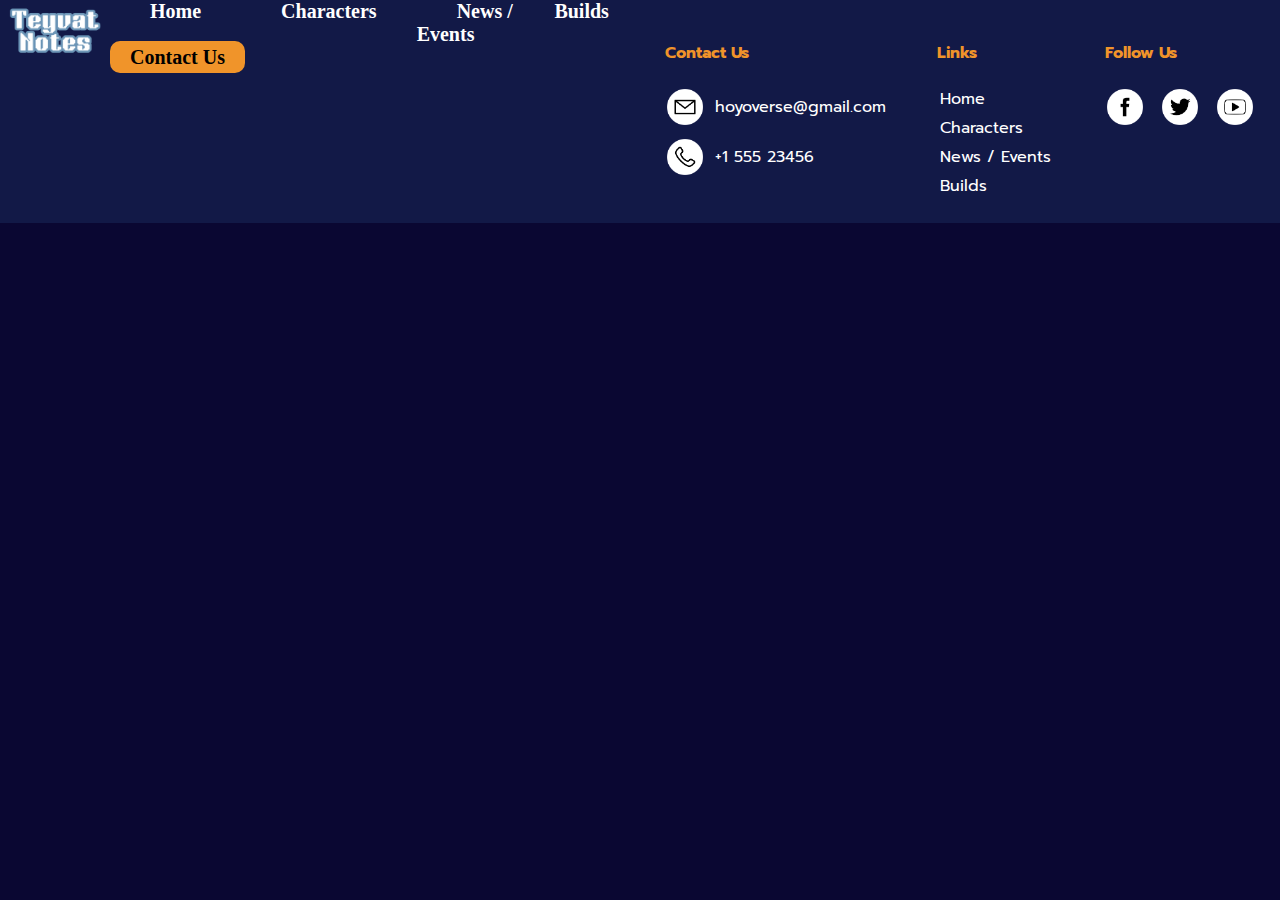
<file: template.html>
<!DOCTYPE html>
<html lang="en">
<head>
    <title>Home Page | Teyvat Notes</title>
    <meta charset="UTF-8">
    <meta name="viewport" content="width=device-width, initial-scale=1.0">
    <link rel="stylesheet" href="css/styles.css" type="text/css">
    <link href="https://fonts.googleapis.com/css2?family=Merriweather+Sans:wght@400;700&family=Prompt:wght@400;700&display=swap" rel="stylesheet">
</head>

<body>
    <div id="container">
        <!-- Mobile Nav -->

        <!-- Tablet, Desktop Nav -->
        <header id = "header">
            <nav id= "nav-bar">
                <div class="logo-container">
                    <a href="index.html">
                        <img src="images/teyvat_logo.png" 
                        width="100"
                        alt="Teyvat Notes Logo"
                        id="header-img">
                    </a>
                </div>
                
                <ul class="nav-links">
                    <li><a href="index.html">Home</a></li>
                    <li><a href="characters.html">Characters</a></li>
                    <li><a href="news.html">News / Events</a></li>
                    <li><a href="builds.html">Builds</a></li>
                </ul>

                <div id="contact-button">
                    <a href="#footer">Contact Us</a>
                </div>
            </nav>
        </header>

        <main id="content">

        </main>

        <footer id="footer">
            <div class="footer-container">
                <section class="footer-section">
                    <h4>Contact Us</h4>
                    <div class="contact-item">
                            <img src="images/icon_email.png" alt="email icon"> 
                            <span>hoyoverse@gmail.com</span>
                    </div>
                    <div class="contact-item">
                        <img src="images/icon_phone.png" alt="Phone Icon"> 
                        <span>+1 555 23456</span>
                    </div>
                </section>

                <section class="footer-section">
                    <h4>Links</h4>
                        <ul class="footer-links">
                            <li><a href="index.html">Home</a></li>
                            <li><a href="characters.html">Characters</a></li>
                            <li><a href="news.html">News / Events</a></li>
                            <li><a href="builds.html">Builds</a></li>
                        </ul>
                </section>

                <section class="footer-section">
                    <h4>Follow Us</h4>
                    <div class="socials">
                        <a href="https://www.facebook.com" target="_blank"><img src="images/icon_facebook.png"></a>
                        <a href="https://www.twitter.com" target="_blank"><img src="images/icon_twitter.png"></a>
                        <a href="https://www.youtube.com" target="_blank"><img src="images/icon_youtube.png"></a>
                    </div>
                </section>
            </div>
        </footer>
    </div>
</body>

</html>
</file>
<file: css/styles.css>
:root {
    --black: #000000;
    --white: #FFFFFF;
    --primary: #0A0732;
    --secondary: #121947;
    --orange: #F0942A;
}

/* CSS Reset */
body, header, nav, main, footer, h1, div, img, ul, figure, figcaption, section, article, aside, audio, video {
    margin: 0;
    padding: 0;
    border: 0;
}

/* CSS styles for body and images*/
body {
    background-color: var(--primary);
}

img, video {
    max-width: 100%;
    display: block;
    height: auto;
}

video {
    width: 100%;
    height: auto;
    border-radius: 8px;
}

/* Style rule for box sizing applies to all elements */
*{
    box-sizing: border-box;
    scroll-behavior: smooth;
}

/* Hide burger menu */
.mobile-nav {
    display: none;
}

/*===============================================================*/
/*STYLE RULES FOR DESKTOP VIEWPORT*/

/*==== HOME PAGE ====*/

#header-img {
    width: 110px;
    float: left;
    object-fit: contain;
}

#tablet-desktop {
    display: flex;
    justify-content: space-around;
    align-items: center;
    width: 100%;
    
    background-color: var(--secondary);
    padding: 20px;
    margin-bottom: 50px;
    font-family: 'Merriweather Sans', serif;
}

nav {
    float: left;

}

.nav-links {
    display: flex;
    list-style: none;
}

.nav-links a {
    text-decoration: none;
    font-size: 20px;
    font-weight: bold;
    color: var(--white);
    padding: 10px 10px;
    margin: 0 30px;
}

.nav-links a:hover {
    background-color: var(--orange);
    color: var(--black);
    border-radius: 10px;
}

#contact-button a {
    text-decoration: none;
    padding: 5px 20px;
    border-radius: 10px;
    background-color: var(--orange);
    font-size: 20px;
    font-weight: bold;
    color: var(--black);
}

#content {
    margin: 0 auto;
    max-width: 2000px;
}

#hero {
    display: flex;
    justify-content: center;
    align-items: center;
    width: 1080px;
    margin: 0 auto;
    padding: 20px;
}

#hero img {
    width: 100%;
    max-width: 30%;
    height: auto;
}

#video-container {
    margin: 0 auto;
    background-color: var(--secondary);
    max-width: 1080px;
    display: flex;
    justify-content: center;
    align-items: center;
    padding: 34px 40px;
    border-radius: 8px;
}

.headers {
    display: flex;
    flex-direction: column;
    align-items: center;
    margin: 40px auto;
    width: 45%;
    margin-bottom: 80px;
}

.headers h1 {
    font-family: 'Merriweather Sans', serif;
    font-size: 2em;
    font-weight: bold;
    color: var(--orange);
}

.headers #companion {
    font-family: 'Merriweather Sans', serif;
    font-size: 36px;
    font-weight: bold;
    color: var(--white);
    
}

.headers p {
    font-family: 'Prompt', serif;
    font-size: 16px;
    color: var(--white);
    text-align: center;
}

#footer {
    background-color: var(--secondary);
    color: var(--white);
    padding: 20px 0; 
}

.footer-container {
    display: flex;
    justify-content: space-around; 
    align-items: flex-start; 
    max-width: 1200px; 
    margin: 0 auto;
    font-family: 'Prompt', sans-serif;
}

.footer-section img {
    width: 40px;
    height: 40px;
}

.footer-section {
    padding: 0 10px; 
}

.footer-section h4 {
    color: var(--orange);
}

.contact-item {
    display: flex; 
    align-items: center;
    margin-bottom: 10px; 
    gap: 10px;
}

.footer-links li {
    list-style: none;
    margin: 5px 0;
}

.footer-links a {
    text-decoration: none;
    color: var(--white);
    padding: 3px 3px;
}

.footer-links a:hover {
    background-color: var(--white);
    color: var(--black);
}

.socials {
    display: flex;
    align-items: center;
}

.socials a {
    margin-right: 15px;
}

.socials a:last-child {
    margin-right: 0;
}

/*==== CHARACTERS PAGE ====*/

.nation-container {
    width: 45%;
    margin: 0 auto 50px auto;
    background-color: var(--secondary);
    padding: 15px;
    border-radius: 30px;
}

.nation-card {
    width: 100%;
    margin: auto;
    overflow: hidden;
}

#nation-image {
    width: 100%;
    height: 150px;
    object-fit: cover;
    border-radius: 30px;
}

.character-cards {
    display: flex;
    justify-content: space-between;
    gap: 50px;
}

.character-container {
    width: 70%;
    margin: 0 auto 50px auto;
    padding: 15px;
    border-radius: 30px;
}

.card {
    width: 50%;
    display: flex;
    background-color: var(--secondary);
    border-radius: 20px;
}

.character-image {
    width: 80%;
    height: 100%;
    max-height: 580px;
    margin: auto;
    overflow: hidden;
    border-radius: 20px 0 0 20px;
}

.character-image img{
    width: 100%;
    height: 100%;
    object-fit: cover;
    border-radius: 20px 0 0 20px;
}

.inner-card {
    width: 70%;
    display: flex;
    align-items: center;
    max-width: 300px;
    flex-direction: column;
    justify-content: flex-start;
    padding: 20px;
    font-family: 'Prompt', serif;
    color: var(--white);
}

#star-image {
    width: 200px; 
    margin-bottom: 0 auto 20px auto; 
}

.content {
    font-size: 0.8em;
}

.name-element {
    display: flex;
    align-items: center;
    justify-content: center;
    margin: 10px auto 10px auto;
    font-size: 1.5em;
    font-weight: bold;
    gap: 30px;
}

#element-image {
    width: 20%;
}

/*==== EVENTS/NEWS PAGE ====*/

.event-container {
    display: grid;
    grid-template-columns: repeat(3, 1fr);
    gap: 20px;
    padding: 20px;
    margin: 50px;
}

.event-box {
    display: flex;
    flex-direction: column;
    background-color: var(--secondary);
    border-radius: 20px;
    overflow: hidden;
    font-family: 'Prompt', sans-serif;
}

.event-image img {
    width: 100%;
    height: 220px;
    object-fit: cover;
}

.event-content {
    padding: 15px;
    color: var(--white);
}

.event-content h3 {
    color: var(--orange);
    font-size: 16px;
    font-weight: bold;
}

.event-content p {
    font-size: 14px;
    margin: 10px 0;
}

.event-content a {
    color: var(--orange);
    font-size: 16px;
    font-weight: bold;
    text-decoration: none;
}

.previous-events {
    display: flex;
    flex-direction: column;
    justify-content: center;
    align-items: center;
    height: 100%;
    margin: 20px
}

.arrow-element {
    display: flex;
    align-items: center;
    justify-content: center;
    font-family: 'serif';
    width: 15%;
    height: 15%;
    background-color: var(--orange);
    border-radius: 10px;
}

.arrow-element a {
    text-decoration: none;
    color: var(--black);
}

.previous-event-link a {
    color: var(--orange);
    font-size: 16px;
    font-weight: bold;
    text-decoration: none;
}

.form-container {
    width: 45%;
    margin: 50px auto;
    
}

#survey-form {
    width: 100%;
    display: flex;
    flex-direction: column;
    text-align: left;
    padding: 20px 60px 20px 60px;
    border-radius: 20px;
    background-color: var(--secondary);
    font-family: 'Prompt', serif;
}

#survey-form h3 {
    font-size: 32px;
    font-weight: bold;
    text-align: center;
    color: var(--orange);
}

.question-label {
    color: var(--white);
    font-size: 20px;
    padding-bottom: 10px;
}

#email {
    border-radius: 5px;
    height: 40px;
    border: none;
    width: 300px;
    font-family: 'Prompt', serif;
    font-size: 16px;
}

.input-element {
    display: flex;
    flex-direction: column;
    margin: 10px;
    padding-bottom: 30px;
}

.radio-group {
    display: flex;
    flex-direction: row;
    gap: 60px;
    color: var(--white);
}

input[type="radio"] {
    cursor: pointer;
}

.radio-group label {
    cursor: pointer;
}

.input-element textarea{
    width: 100%;
    height: 150px;
    max-width: 100%;
    border-radius: 5px;
    border: none;
    font-family: 'Prompt', serif;
    font-size: 16px;
}

.button {
    display: flex;
    flex-direction: row;
    justify-content: center;
    gap: 50px;
}

.button button{
    width: 28%;
    height: 50px;
    color: var(--white);
    background-color: var(--orange);
    border-radius: 50px;
    border: none;
    font-family: 'Prompt', serif;
    font-size: 20px;
}

.button button:hover {
    color: var(--black);
    cursor: pointer;
}

/*==== BUILDS PAGE ====*/

.weapon-header {
    width: 300px;
    height: 110px;
    font-family: 'Prompt';
    font-size: 36px;
    text-align: center;
    margin: 50px auto;
    padding: 25px;
    color: var(--white);
    background-color: var(--secondary);
    border-radius: 20px;
}

.builds-container {
    width: 90%;
    display: grid;
    grid-template-columns: repeat(2, 1fr);
    margin: 0 auto;
    gap: 20px;
    padding: 20px;
}

.build-cards {
    display: flex;
    flex-direction: column;
    overflow: hidden;
    font-family: 'Prompt', sans-serif;
}

.build-cards h3 {
    color: var(--white);
    font-size: 24px;
    margin-left: 10%;
}

.item-box {
    display: flex;
    flex-direction: row;
    justify-content: center;
}

.item-image-box {
    width: 30%;
}

#item-image {
    width: 100%;
    object-fit: cover;
    border: 5px solid var(--orange);
    border-radius: 20px 0 0 20px;
}

.item-description {
    width: 50%;
    color: var(--white);
    background-color: var(--secondary);
    border-radius: 0 20px 20px 20px;
    padding: 20px;
}

.item-description .type {
    color: var(--orange);
}

.recommended-users {
    display: flex;
    flex-direction: row;
    gap: 20px;
}

#character-item {
    width: 25%;
    object-fit: cover;
}

.more {
    margin: 50px auto 150px auto;
    text-align: center;
}

.more a {
    margin: 0 auto;
    color: var(--orange);
    font-size: 26px;
    font-weight: bold;
    text-decoration: none;
    font-family: 'Merriweather Sans', serif;
}

/*===============================================================*/
/* MEDIA QUERY FOR TABLET VIEWPORT */

@media (min-width: 630px) and (max-width: 960px) {
    /*==== HOME PAGE (TABLET) ====*/
    #header-img {
        width: 80px;
    }
    
    .nav-links a {
        font-size: 1em;
        padding: 5px 10px;
        margin: 0 10px;
    }
    
    .nav-links a:hover {
        border-radius: 7px;
    }
    
    #contact-button a {
        padding: 5px 15px;
        border-radius: 10px;
        font-size: 1em;
    }
 
    #hero {
        width: 630px;
        margin: 0 auto;
        padding: 10px;
    }
    
    #hero img {
        width: 100%;
        max-width: 30%;
        height: auto;
    }

    #video-container {
        max-width: 630px;
        padding: 20px 25px;
        border-radius: 8px;
    }
    
    .headers {
        margin: 40px auto;
        width: 70%;
        margin-bottom: 40px;
    }
    
    .headers h1 {
        font-size: 2em;
    }
    
    .headers #companion {
        font-size: 2em;  
    }
    
    .headers p {
        font-size: 0.9em;
    }
    
    #footer {
        padding: 10px 0 20px 0; 
    }
        
    .footer-section img {
        width: 35px;
        height: 35px;
    }

    /*==== CHARACTERS PAGE (TABLET) ====*/

    .nation-container {
        width: 70%;
        margin: 0 auto 20px auto;
        background-color: var(--secondary);
        padding: 15px;
        border-radius: 25px;
    }

    #nation-image {
        width: 100%;
        height: 110px;
        object-fit: cover;
        border-radius: 25px;
    }

    .character-cards {
        display: flex;
        justify-content: space-between;
        flex-direction: column;
        align-items: center;
    }

    .character-container {
        width: 100%;
        margin: 0 auto 50px auto;
        padding: 15px;
        border-radius: 30px;
    }

    .card {
        width: 60%;
    }

    /*==== EVENTS/NEWS PAGE ====*/

    .event-container {
        grid-template-columns: repeat(2, 1fr);
    }

    .event-image img {
        height: 100%;
    }

    .event-content {
        padding: 15px;
        color: var(--white);
    }

    .event-content h3 {
        color: var(--orange);
        font-size: 0.85em;
        font-weight: bold;
    }

    .event-content p {
        font-size: 0.75em;
        margin: 10px 0;
    }

    .event-content a {
        color: var(--orange);
        font-size: 0.85em;
        font-weight: bold;
        text-decoration: none;
    }

    .previous-event-link a {
        font-size: 1em;
    }

    .form-container {
        width: 70%;
        margin: 50px auto;
    }

    #survey-form h3 {
        font-size: 1.4em;
    }

    .question-label {
        font-size: 1em;
    }

    #email {
        border-radius: 5px;
        height: 30px;
        border: none;
        width: 80%;
        font-family: 'Prompt', serif;
        font-size: 1em;
    }

    .input-element {
        padding-bottom: 20px;
    }

    .radio-group {
        gap: 40px;
    }

    .input-element textarea{
        height: 80px;
        font-size: 1em;
    }

    .button {
        gap: 30px;
    }

    .button button{
        height: 40px;
        font-size: 1em;
    }

    /*==== BUILDS PAGE (TABLET) ====*/

    .weapon-header {
        width: 35%;
        height: 90px;
        font-size: 1.5em;
        margin: 30px auto;
        border-radius: 20px;
    }

    .builds-container {
        width: 95%;
        grid-template-columns: repeat(2, 1fr);
        margin: 10px auto;
        gap: 0px;
        padding: 0px;
    }

    .build-cards {
        margin-bottom: 10%;
    }

    .build-cards h3 {
        font-size: 1.3em;
        margin-left: 10%;
    }

    .item-description {
        font-size: 0.75em;
        width: 65%;
        border-radius: 0 20px 20px 20px;
        padding: 20px;
    }

    .recommended-users {
        gap: 15px;
    }

    #character-item {
        width: 25%;
        object-fit: cover;
    }

    .more {
        margin: 30px auto 100px auto;
        text-align: center;
    }

    .more a {
        font-size: 1.5em;
    }
}

/*===============================================================*/
/* MEDIA QUERY FOR MOBILE VIEWPORT */

@media (max-width: 629px) {

    /* CSS styles for hamburger menu */
    .mobile-nav a {
        color: var(--black);
        font-weight: bold;
        font-family: "Merriweather Sans", sans-serif;
        text-align: center;
        font-size: 1.5em;
        text-decoration: none;
        padding: 5%;
        display: block;
        cursor: pointer;
        background-color: var(--orange);
        border-radius: 30px;
        margin: 5px;
    }

    .mobile-nav a:hover {
        color: var(--white);
        background-color: var(--secondary);
    }

    .mobile-nav a.menu-icon {
        color: var(--orange);
        display: block;
        position: absolute;
        right: 0;
        top: 0;
        padding: 3% 3% 0 0;
        background-color: var(--primary);
    }

    /*==== HOME PAGE (MOBILE) ====*/

    #header {
        width: 100%;
        display: flex;
        justify-content: center;
        padding: 3% 0;
    }    

    .mobile-nav {
        width: 50%;
        display: block;
    }
    
    #tablet-desktop, #menu-links {
        display: none;
    }

    #content {
        margin: 0 auto;
        max-width: 2000px;
    }

    #hero {
        display: flex;
        justify-content: center;
        align-items: center;
        width: 400px;
        margin: 0 auto;
        padding: 20px;
    }

    #hero img {
        width: 100%;
        max-width: 30%;
        height: auto;
    }

    #video-container {
        margin: 0 auto;
        background-color: var(--secondary);
        max-width: 380px;
        display: flex;
        justify-content: center;
        align-items: center;
        padding: 10px 12px;
        border-radius: 8px;
    }

    .headers {
        display: flex;
        flex-direction: column;
        align-items: center;
        margin: 40px auto;
        width: 75%;
        margin-bottom: 60px;
    }

    .headers h1 {
        font-family: 'Merriweather Sans', serif;
        font-size: 1.25em;
        font-weight: bold;
        color: var(--orange);
    }

    .headers #companion {
        font-family: 'Merriweather Sans', serif;
        font-size: 1.25em;
        font-weight: bold;
        color: var(--white);
        
    }

    .headers p {
        font-family: 'Prompt', serif;
        font-size: 0.6em;
        color: var(--white);
        text-align: center;
    }

    #footer {
        background-color: var(--secondary);
        color: var(--white);
        padding: 10px 0; 
    }

    .footer-container {
        display: flex;
        justify-content: space-around; 
        align-items: flex-start; 
        max-width: 1200px; 
        margin: 0 auto;
        font-family: 'Prompt', sans-serif;
        font-size: 0.6em;
    }

    .footer-section img {
        width: 20px;
        height: 20px;
    }

    /*==== CHARACTERS PAGE (MOBILE) ====*/

    .nation-container {
        width: 80%;
        margin: 0 auto 20px auto;
        background-color: var(--secondary);
        padding: 10px;
        border-radius: 15px;
    }

    #nation-image {
        width: 100%;
        height: 65px;
        object-fit: cover;
        border-radius: 15px;
    }

    .character-cards {
        display: flex;
        justify-content: space-between;
        flex-direction: column;
        align-items: center;
        margin-bottom: 20px;
    }

    .character-container {
        width: 100%;
        margin: 0 auto 50px auto;
        padding: 15px;
        border-radius: 30px;
    }

    .card {
        width: 85%;
    }

    .character-image {
        width: 80%;
        height: 100%;
        max-height: 580px;
        margin: auto;
        overflow: hidden;
        border-radius: 20px 0 0 20px;
    }
    
    .character-image img{
        width: 100%;
        height: 100%;
        object-fit: cover;
        border-radius: 20px 0 0 20px;
    }
    
    .inner-card {
        width: 70%;
        display: flex;
        align-items: center;
        max-width: 300px;
        flex-direction: column;
        justify-content: flex-start;
        padding: 15px;
        font-family: 'Prompt', serif;
        color: var(--white);
    }
    
    #star-image {
        width: 200px; 
        margin-bottom: 0 auto 20px auto; 
    }
    
    .content {
        font-size: 0.6em;
    }
    
    .name-element {
        display: flex;
        align-items: center;
        justify-content: center;
        margin: 10px auto 10px auto;
        font-size: 1em;
        font-weight: bold;
        gap: 10px;
    }
    
    #element-image {
        width: 20%;
    }

    /*==== EVENTS/NEWS PAGE (MOBILE) ====*/

    .event-container {
        display: grid;
        grid-template-columns: repeat(1, 1fr);
        padding: 20px;
        margin: 50px;
    }

    .event-box {
        display: flex;
        flex-direction: column;
        background-color: var(--secondary);
        border-radius: 20px;
        overflow: hidden;
        font-family: 'Prompt', sans-serif;
        margin: 3px;
    }

    .event-image img {
        width: 100%;
        height: 140px;
        object-fit: cover;
    }

    .event-content {
        padding: 0 15px 5px;
        color: var(--white);
    }

    .event-content h3 {
        color: var(--orange);
        font-size: 0.8em;
        font-weight: bold;
    }

    .event-content p {
        font-size: 0.6em;
        margin: 10px 0;
    }

    .event-content a {
        color: var(--orange);
        font-size: 0.8em;
        font-weight: bold;
        text-decoration: none;
    }

    .previous-events {
        display: flex;
        flex-direction: column;
        justify-content: center;
        align-items: center;
        height: 100%;
        margin: 45px;

    }

    .arrow-element {
        display: flex;
        align-items: center;
        justify-content: center;
        font-family: 'serif';
        width: 25%;
        height: 45px;
        background-color: var(--orange);
        border-radius: 10px;
    }

    .previous-event-link a {
        font-size: 1em;
    }

    .form-container {
        width: 85%;
        margin: 50px auto;
        
    }

    #survey-form {
        width: 100%;
        display: flex;
        flex-direction: column;
        text-align: left;
        padding: 20px;
        border-radius: 20px;
        background-color: var(--secondary);
        font-family: 'Prompt', serif;
    }

    #survey-form h3 {
        font-size: 1.2em;
        font-weight: bold;
        text-align: center;
        color: var(--orange);
    }

    .question-label {
        color: var(--white);
        font-size: 0.9em;
        padding-bottom: 10px;
    }

    #email {
        border-radius: 5px;
        height: 30px;
        border: none;
        width: 100%;
        font-family: 'Prompt', serif;
        font-size: 0.8em;
    }

    .input-element {
        display: flex;
        flex-direction: column;
        margin: 10px;
        padding-bottom: 20px;
    }

    .radio-group {
        display: flex;
        flex-direction: row;
        gap: 35px;
        color: var(--white);
    }

    input[type="radio"] {
        cursor: pointer;
    }

    .radio-group label {
        cursor: pointer;
        font-size: 0.9em;
    }

    .input-element textarea{
        width: 100%;
        height: 70px;
        max-width: 100%;
        border-radius: 5px;
        border: none;
        font-family: 'Prompt', serif;
        font-size: 0.8em;
    }

    .button {
        display: flex;
        flex-direction: row;
        justify-content: center;
        gap: 25px;
    }

    .button button{
        width: 28%;
        height: 35px;
        color: var(--white);
        background-color: var(--orange);
        border-radius: 50px;
        border: none;
        font-family: 'Prompt', serif;
        font-size: 1em;
    }

    .button button:hover {
        color: var(--black);
        cursor: pointer;
    }

    /*==== BUILDS PAGE ====*/

    .weapon-header {
        width: 60%;
        height: 100%;
        font-size: 1.4em;
        margin: 10px auto;
        padding: 10px;
    }

    .builds-container {
        width: 100%;
        display: grid;
        grid-template-columns: repeat(1, 1fr);
        margin: 0 auto;
        gap: 10px;
        padding: 0;
    }

    .build-cards {
        display: flex;
        flex-direction: column;
        overflow: hidden;
        font-family: 'Prompt', sans-serif;
    }

    .build-cards h3 {
        color: var(--white);
        font-size: 1.2em;
        margin-left: 10%;
    }

    .item-image-box {
        width: 30%;
    }

    #item-image {
        width: 100%;
        object-fit: cover;
        border: 5px solid var(--orange);
        border-radius: 20px 0 0 20px;
    }

    .item-description {
        font-size: 0.75em;
        width: 55%;
        border-radius: 0 20px 20px 20px;
        padding: 20px;
    }

    .recommended-users {
        gap: 10px;
    }

    #character-item {
        width: 30%;
    }

    .more {
        margin: 50px auto 120px auto;
        text-align: center;
    }

    .more a {
        margin: 0 auto;
        color: var(--orange);
        font-size: 1.4em;
        font-weight: bold;
        text-decoration: none;
        font-family: 'Merriweather Sans', serif;
    }
}

/*===============================================================*/
/* MEDIA QUERY FOR PRINT */
@media print {
    /* Target all text elements */
    body,
    p,
    h1,
    h2,
    h3,
    h4,
    h5,
    h6,
    span,
    a,
    li,
    .headers h1,
    .headers p,
    .headers #companion,
    .inner-card,
    .nav-links a,
    .content,
    .event-content,
    .event-content h3,
    .event-content p,
    .event-content a,
    .item-description,
    .build-cards h3,
    .question-label,
    .radio-group,
    .footer-container,
    .footer-links a,
    .footer-section h4 {
        color: var(--black) !important;
    }

    /* Hide elements that shouldn't be printed */
    #contact-button,
    .mobile-nav,
    .socials {
        display: none !important;
    }

    /* Remove background colors for better printing */
    body,
    #tablet-desktop,
    .card,
    .event-box,
    #video-container,
    .item-description,
    #footer,
    #survey-form {
        background-color: transparent !important;
    }
}
</file>
